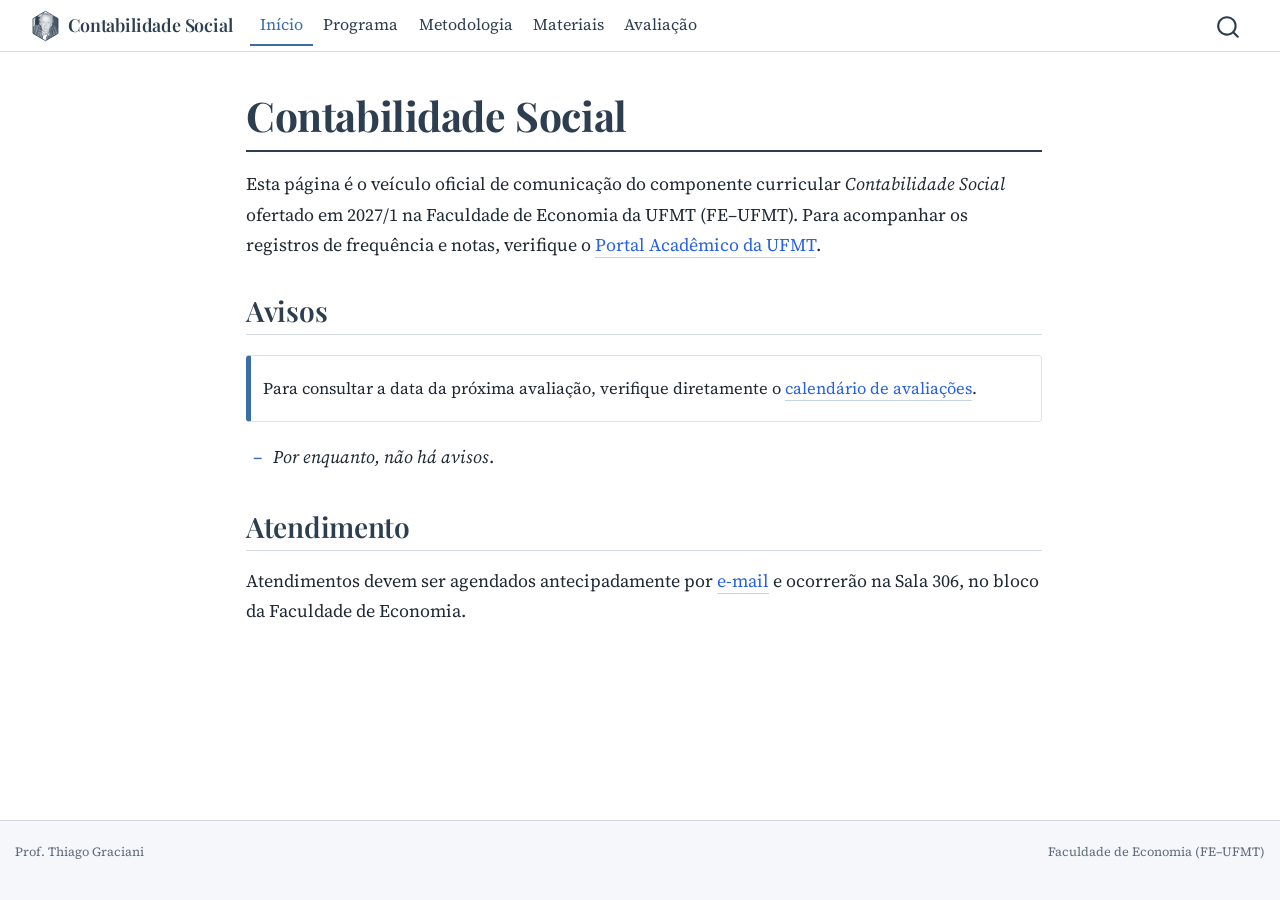
<file: index.html>
<!DOCTYPE html>
<html xmlns="http://www.w3.org/1999/xhtml" lang="pt" xml:lang="pt"><head>

<meta charset="utf-8">
<meta name="generator" content="quarto-1.11.9">

<meta name="viewport" content="width=device-width, initial-scale=1.0, user-scalable=yes">


<title>Início – Contabilidade Social</title>
<style>
/* Default styles provided by pandoc.
** See https://pandoc.org/MANUAL.html#variables-for-html for config info.
*/
span.smallcaps{font-variant: small-caps;}
div.columns{display: flex; gap: 1.5em;}
div.column{flex: auto;}
@media screen {
div.columns{gap: min(4vw, 1.5em);}
div.column{overflow-x: auto;}
}
div.hanging-indent{margin-left: 1.5em; text-indent: -1.5em;}
ul.task-list{list-style: none;}
ul.task-list li input[type="checkbox"] {
  width: 0.8em;
  margin: 0 0.8em 0.2em -1em; /* quarto-specific, see https://github.com/quarto-dev/quarto-cli/issues/4556 */ 
  vertical-align: middle;
}
</style>


<script src="site_libs/quarto-nav/quarto-nav.js"></script>
<script src="site_libs/clipboard/clipboard.min.js"></script>
<script src="site_libs/quarto-search/autocomplete.umd.js"></script>
<script src="site_libs/quarto-search/fuse.min.js"></script>
<script src="site_libs/quarto-search/quarto-search.js"></script>
<meta name="quarto:offset" content="./">
<script src="site_libs/quarto-html/quarto.js" type="module"></script>
<script src="site_libs/quarto-html/tabsets/tabsets.js" type="module"></script>
<script src="site_libs/quarto-html/scrollable-regions/scrollable-regions.js" type="module"></script>
<script src="site_libs/quarto-html/popper.min.js"></script>
<script src="site_libs/quarto-html/tippy.umd.min.js"></script>
<script src="site_libs/quarto-html/anchor.min.js"></script>
<link href="site_libs/quarto-html/tippy.css" rel="stylesheet">
<link href="site_libs/quarto-html/quarto-syntax-highlighting-63b5708e65d6cd79cd7618c58d0c21e7.css" rel="stylesheet" id="quarto-text-highlighting-styles">
<script src="site_libs/bootstrap/bootstrap.min.js"></script>
<link href="site_libs/bootstrap/bootstrap-icons.css" rel="stylesheet">
<link href="site_libs/bootstrap/bootstrap-8101c33678da046b758ad8b2799f3f1e.min.css" rel="stylesheet" append-hash="true" id="quarto-bootstrap" data-mode="light">
<script id="quarto-search-options" type="application/json">{
  "location": "navbar",
  "copy-button": false,
  "collapse-after": 3,
  "panel-placement": "end",
  "type": "overlay",
  "limit": 50,
  "keyboard-shortcut": [
    "f",
    "/",
    "s"
  ],
  "show-item-context": false,
  "language": {
    "search-no-results-text": "Nenhum resultado",
    "search-matching-documents-text": "documentos correspondentes",
    "search-copy-link-title": "Copiar link para a busca",
    "search-hide-matches-text": "Esconder correspondências adicionais",
    "search-more-match-text": "mais correspondência neste documento",
    "search-more-matches-text": "mais correspondências neste documento",
    "search-clear-button-title": "Limpar",
    "search-text-placeholder": "",
    "search-detached-cancel-button-title": "Cancelar",
    "search-submit-button-title": "Enviar",
    "search-label": "Procurar"
  }
}</script>
<style>html{ scroll-behavior: smooth; }</style>


</head>

<body class="nav-fixed fullcontent quarto-light"><a id="quarto-skip-link" class="visually-hidden-focusable" href="#quarto-document-content">Saltar para o conteúdo principal</a>

<div id="quarto-search-results"></div>
  <header id="quarto-header" class="headroom fixed-top">
    <nav class="navbar navbar-expand-lg " data-bs-theme="dark" aria-label="Sítio">
      <div class="navbar-container container-fluid">
      <div class="navbar-brand-container mx-auto">
    <a href="./index.html" class="navbar-brand navbar-brand-logo">
    <img src="./images/logo.svg" alt="Richard Stone" class="navbar-logo light-content">
    <img src="./images/logo.svg" alt="Richard Stone" class="navbar-logo dark-content">
    </a>
    <a class="navbar-brand" href="./index.html">
    <span class="navbar-title">Contabilidade Social</span>
    </a>
  </div>
          <button class="navbar-toggler" type="button" data-bs-toggle="collapse" data-bs-target="#navbarCollapse" aria-controls="navbarCollapse" aria-expanded="false" aria-label="Alternar de navegação" onclick="if (window.quartoToggleHeadroom) { window.quartoToggleHeadroom(); }">
  <span class="navbar-toggler-icon"></span>
</button>
          <div class="collapse navbar-collapse" id="navbarCollapse">
            <ul class="navbar-nav navbar-nav-scroll me-auto">
  <li class="nav-item">
    <a class="nav-link active" href="./index.html" aria-current="page"> 
<span class="menu-text">Início</span></a>
  </li>  
  <li class="nav-item">
    <a class="nav-link" href="./programa.html"> 
<span class="menu-text">Programa</span></a>
  </li>  
  <li class="nav-item">
    <a class="nav-link" href="./metodologia.html"> 
<span class="menu-text">Metodologia</span></a>
  </li>  
  <li class="nav-item">
    <a class="nav-link" href="./materiais.html"> 
<span class="menu-text">Materiais</span></a>
  </li>  
  <li class="nav-item">
    <a class="nav-link" href="./avaliacao.html"> 
<span class="menu-text">Avaliação</span></a>
  </li>  
</ul>
          </div> <!-- /navcollapse -->
            <div class="quarto-navbar-tools">
</div>
            <div id="quarto-search" class="" title="Procurar"></div>
      </div> <!-- /container-fluid -->
    </nav>
</header>
<!-- content -->
<div id="quarto-content" class="quarto-container page-columns page-rows-contents page-layout-article page-navbar">
<!-- sidebar -->
<!-- margin-sidebar -->
    
<!-- main -->
<main class="content" id="quarto-document-content" tabindex="-1">

<header id="title-block-header" class="quarto-title-block default">
<div class="quarto-title">
<h1 class="title">Contabilidade Social</h1>
</div>



<div class="quarto-title-meta">

    
  
    
  </div>
  


</header>


<p>Esta página é o veículo oficial de comunicação do componente curricular <em>Contabilidade Social</em> ofertado em 2027/1 na Faculdade de Economia da UFMT (FE–UFMT). Para acompanhar os registros de frequência e notas, verifique o <a href="https://sistemas.ufmt.br/ufmt.portalsistemas">Portal Acadêmico da UFMT</a>.</p>
<section id="avisos" class="level2">
<h2 class="anchored" data-anchor-id="avisos">Avisos</h2>
<div class="callout callout-style-simple callout-note no-icon">
<div class="callout-body d-flex">
<div class="callout-icon-container">
<i class="callout-icon no-icon"></i>
</div>
<div class="callout-body-container">
<p>Para consultar a data da próxima avaliação, verifique diretamente o <a href="./avaliacao.html">calendário de avaliações</a>.</p>
</div>
</div>
</div>
<ul>
<li><em>Por enquanto, não há avisos</em>.</li>
</ul>
</section>
<section id="atendimento" class="level2">
<h2 class="anchored" data-anchor-id="atendimento">Atendimento</h2>
<p>Atendimentos devem ser agendados antecipadamente por <a href="mailto:graciani.ufmt@gmail.com">e-mail</a> e ocorrerão na Sala 306, no bloco da Faculdade de Economia.</p>


</section>

</main> <!-- /main -->
<script id="quarto-html-after-body" type="application/javascript">
  window.document.addEventListener("DOMContentLoaded", function (event) {
    const icon = "";
    const anchorJS = new window.AnchorJS();
    anchorJS.options = {
      placement: 'right',
      icon: icon
    };
    anchorJS.add('.anchored');
    const isCodeAnnotation = (el) => {
      for (const clz of el.classList) {
        if (clz.startsWith('code-annotation-')) {                     
          return true;
        }
      }
      return false;
    }
    const onCopySuccess = function(e) {
      // button target
      const button = e.trigger;
      // don't keep focus
      button.blur();
      // flash "checked"
      button.classList.add('code-copy-button-checked');
      var currentTitle = button.getAttribute("title");
      button.setAttribute("title", "Copiada");
      let tooltip;
      if (window.bootstrap) {
        button.setAttribute("data-bs-toggle", "tooltip");
        button.setAttribute("data-bs-placement", "left");
        button.setAttribute("data-bs-title", "Copiada");
        tooltip = new bootstrap.Tooltip(button, 
          { trigger: "manual", 
            customClass: "code-copy-button-tooltip",
            offset: [0, -8]});
        tooltip.show();    
      }
      setTimeout(function() {
        if (tooltip) {
          tooltip.hide();
          button.removeAttribute("data-bs-title");
          button.removeAttribute("data-bs-toggle");
          button.removeAttribute("data-bs-placement");
        }
        button.setAttribute("title", currentTitle);
        button.classList.remove('code-copy-button-checked');
      }, 1000);
      // clear code selection
      e.clearSelection();
    }
    const getTextToCopy = function(trigger) {
      const outerScaffold = trigger.parentElement.cloneNode(true);
      const codeEl = outerScaffold.querySelector('code');
      for (const childEl of codeEl.children) {
        if (isCodeAnnotation(childEl)) {
          childEl.remove();
        }
      }
      return codeEl.innerText;
    }
    const clipboard = new window.ClipboardJS('.code-copy-button:not([data-in-quarto-modal])', {
      text: getTextToCopy
    });
    clipboard.on('success', onCopySuccess);
    if (window.document.getElementById('quarto-embedded-source-code-modal')) {
      const clipboardModal = new window.ClipboardJS('.code-copy-button[data-in-quarto-modal]', {
        text: getTextToCopy,
        container: window.document.getElementById('quarto-embedded-source-code-modal')
      });
      clipboardModal.on('success', onCopySuccess);
    }
      var localhostRegex = new RegExp(/^(?:http|https):\/\/localhost\:?[0-9]*\//);
      var mailtoRegex = new RegExp(/^mailto:/);
        var filterRegex = new RegExp("https:\/\/tgraciani\.github\.io\/contabilidade-social\/");
      var isInternal = (href) => {
          return filterRegex.test(href) || localhostRegex.test(href) || mailtoRegex.test(href);
      }
      // Inspect non-navigation links and adorn them if external
      window.quartoDecorateExternalLinks = function (root) {
     var links = (root || window.document).querySelectorAll('a[href]:not(.nav-link):not(.navbar-brand):not(.toc-action):not(.sidebar-link):not(.sidebar-item-toggle):not(.pagination-link):not(.no-external):not([aria-hidden]):not(.dropdown-item):not(.quarto-navigation-tool):not(.about-link)');
      for (var i=0; i<links.length; i++) {
        const link = links[i];
        if (!isInternal(link.href)) {
          // undo the damage that might have been done by quarto-nav.js in the case of
          // links that we want to consider external
          if (link.dataset.originalHref !== undefined) {
            link.href = link.dataset.originalHref;
          }
          if (!link.classList.contains('no-external-icon')) {
          }
        }
      }
      };
      window.quartoDecorateExternalLinks(window.document);
    // Esc closes the popup (WCAG 1.4.13) and focus leaving both trigger and
    // popup closes it (WCAG 2.4.11); tippy handles neither for interactive popups.
    const hideOnEscAndFocusOut = {
      name: 'hideOnEscAndFocusOut',
      defaultValue: true,
      fn(instance) {
        const dismiss = () => {
          // A show scheduled by the trigger delay would otherwise reopen it
          instance.clearDelayTimeouts();
          instance.hide();
        };
        const onKeyDown = (event) => {
          if (event.key !== 'Escape') {
            return;
          }
          // Keep Esc from also reaching page handlers (e.g. reveal.js overview),
          // except an open reveal.js slide menu, which Esc should close too.
          // The menu handles keys only when its keyboard option is on.
          const menuHandlesEsc = window.Reveal?.getPlugin?.('menu')?.isOpen() &&
            window.Reveal.getConfig().menu?.keyboard !== false;
          if (!menuHandlesEsc) {
            event.stopPropagation();
          }
          if (instance.popper.contains(window.document.activeElement)) {
            // Disabled while refocusing so the focus trigger does not reopen it
            instance.disable();
            instance.reference.focus();
            instance.enable();
          }
          dismiss();
        };
        const onFocusOut = (event) => {
          const target = event.relatedTarget;
          if (target && !instance.reference.contains(target) &&
              !instance.popper.contains(target)) {
            dismiss();
          }
        };
        // On the trigger too: a click trigger (code-annotations: select) has no
        // blur handling. Attached for the instance's lifetime so leaving the
        // trigger also cancels a show still pending on the trigger delay.
        instance.reference.addEventListener('focusout', onFocusOut);
        return {
          onShow() {
            window.document.addEventListener('keydown', onKeyDown, true);
            instance.popper.addEventListener('focusout', onFocusOut);
          },
          onHide() {
            window.document.removeEventListener('keydown', onKeyDown, true);
            instance.popper.removeEventListener('focusout', onFocusOut);
          },
          onDestroy() {
            instance.reference.removeEventListener('focusout', onFocusOut);
          },
        };
      },
    };
    function tippyHover(el, contentFn, onTriggerFn, onUntriggerFn) {
      const config = {
        allowHTML: true,
        maxWidth: 500,
        delay: 100,
        arrow: false,
        appendTo: function(el) {
            return el.parentElement;
        },
        interactive: true,
        interactiveBorder: 10,
        theme: 'quarto',
        placement: 'bottom-start',
        plugins: [hideOnEscAndFocusOut],
      };
      if (contentFn) {
        config.content = contentFn;
      }
      if (onTriggerFn) {
        config.onTrigger = onTriggerFn;
      }
      if (onUntriggerFn) {
        config.onUntrigger = onUntriggerFn;
      }
      window.tippy(el, config); 
    }
    const noterefs = window.document.querySelectorAll('a[role="doc-noteref"]');
    for (var i=0; i<noterefs.length; i++) {
      const ref = noterefs[i];
      tippyHover(ref, function() {
        // use id or data attribute instead here
        let href = ref.getAttribute('data-footnote-href') || ref.getAttribute('href');
        try { href = new URL(href).hash; } catch {}
        const id = href.replace(/^#\/?/, "");
        const note = window.document.getElementById(id);
        if (note) {
          return note.innerHTML;
        } else {
          return "";
        }
      });
    }
    const xrefs = window.document.querySelectorAll('a.quarto-xref');
    const processXRef = (id, note) => {
      // Strip column container classes
      const stripColumnClz = (el) => {
        el.classList.remove("page-full", "page-columns");
        if (el.children) {
          for (const child of el.children) {
            stripColumnClz(child);
          }
        }
      }
      stripColumnClz(note)
      if (id === null || id.startsWith('sec-')) {
        // Special case sections, only their first couple elements
        const container = document.createElement("div");
        if (note.children && note.children.length > 2) {
          container.appendChild(note.children[0].cloneNode(true));
          for (let i = 1; i < note.children.length; i++) {
            const child = note.children[i];
            if (child.tagName === "P" && child.innerText === "") {
              continue;
            } else {
              container.appendChild(child.cloneNode(true));
              break;
            }
          }
          if (window.Quarto?.typesetMath) {
            window.Quarto.typesetMath(container);
          }
          return container.innerHTML
        } else {
          if (window.Quarto?.typesetMath) {
            window.Quarto.typesetMath(note);
          }
          return note.innerHTML;
        }
      } else {
        // Remove any anchor links if they are present
        const anchorLink = note.querySelector('a.anchorjs-link');
        if (anchorLink) {
          anchorLink.remove();
        }
        if (window.Quarto?.typesetMath) {
          window.Quarto.typesetMath(note);
        }
        if (note.classList.contains("callout")) {
          return note.outerHTML;
        } else {
          return note.innerHTML;
        }
      }
    }
    for (var i=0; i<xrefs.length; i++) {
      const xref = xrefs[i];
      tippyHover(xref, undefined, function(instance) {
        instance.disable();
        let url = xref.getAttribute('href');
        let hash = undefined; 
        if (url.startsWith('#')) {
          hash = url;
        } else {
          try { hash = new URL(url).hash; } catch {}
        }
        if (hash) {
          const id = hash.replace(/^#\/?/, "");
          const note = window.document.getElementById(id);
          if (note !== null) {
            try {
              const html = processXRef(id, note.cloneNode(true));
              instance.setContent(html);
            } finally {
              instance.enable();
              instance.show();
            }
          } else {
            // See if we can fetch this
            fetch(url.split('#')[0])
            .then(res => res.text())
            .then(html => {
              const parser = new DOMParser();
              const htmlDoc = parser.parseFromString(html, "text/html");
              const note = htmlDoc.getElementById(id);
              if (note !== null) {
                const html = processXRef(id, note);
                instance.setContent(html);
              } 
            }).finally(() => {
              instance.enable();
              instance.show();
            });
          }
        } else {
          // See if we can fetch a full url (with no hash to target)
          // This is a special case and we should probably do some content thinning / targeting
          fetch(url)
          .then(res => res.text())
          .then(html => {
            const parser = new DOMParser();
            const htmlDoc = parser.parseFromString(html, "text/html");
            const note = htmlDoc.querySelector('main.content');
            if (note !== null) {
              // This should only happen for chapter cross references
              // (since there is no id in the URL)
              // remove the first header
              if (note.children.length > 0 && note.children[0].tagName === "HEADER") {
                note.children[0].remove();
              }
              const html = processXRef(null, note);
              instance.setContent(html);
            } 
          }).finally(() => {
            instance.enable();
            instance.show();
          });
        }
      }, function(instance) {
      });
    }
        let selectedAnnoteEl;
        const selectorForAnnotation = ( cell, annotation) => {
          let cellAttr = 'data-code-cell="' + cell + '"';
          let lineAttr = 'data-code-annotation="' +  annotation + '"';
          const selector = 'span[' + cellAttr + '][' + lineAttr + ']';
          return selector;
        }
        const selectCodeLines = (annoteEl) => {
          const doc = window.document;
          const targetCell = annoteEl.getAttribute("data-target-cell");
          const targetAnnotation = annoteEl.getAttribute("data-target-annotation");
          const annoteSpan = window.document.querySelector(selectorForAnnotation(targetCell, targetAnnotation));
          const lines = annoteSpan.getAttribute("data-code-lines").split(",");
          const lineIds = lines.map((line) => {
            return targetCell + "-" + line;
          })
          // Each band is positioned against its own containing block, which is
          // not the offsetParent of the lines, so place it from client rects.
          const placeBand = (band, firstEl, lastEl, codeBlock) => {
            const container = band.offsetParent;
            if (container === null) {
              return;
            }
            const containerRect = container.getBoundingClientRect();
            // Reveal.js scales slides with a transform, so convert client
            // pixels back to the CSS pixels of the container.
            const scale = containerRect.height / container.offsetHeight || 1;
            const firstRect = firstEl.getBoundingClientRect();
            const lastRect = lastEl.getBoundingClientRect();
            const top = (firstRect.top - containerRect.top) / scale - container.clientTop + container.scrollTop;
            const height = (lastRect.bottom - firstRect.top) / scale;
            band.style.top = top - 2 + "px";
            band.style.height = height + 4 + "px";
            if (codeBlock) {
              // Without the copy button wrapper, the containing block is wider
              // than the code block, so span the code block explicitly.
              const blockRect = codeBlock.getBoundingClientRect();
              band.style.left = (blockRect.left - containerRect.left) / scale - container.clientLeft + container.scrollLeft + "px";
              band.style.width = blockRect.width / scale + "px";
            }
          };
          if (lineIds.length > 0) {
            const el = window.document.getElementById(lineIds[0]);
            const lastEl = window.document.getElementById(lineIds[lineIds.length - 1]);
            const parent = el.parentElement.parentElement;
            // cook up a div (if necessary) and position it
            let div = window.document.getElementById("code-annotation-line-highlight");
            if (div === null) {
              div = window.document.createElement("div");
              div.setAttribute("id", "code-annotation-line-highlight");
              div.style.position = 'absolute';
              parent.appendChild(div);
            }
            placeBand(div, el, lastEl, parent.closest("div.sourceCode") || parent);
            let gutterDiv = window.document.getElementById("code-annotation-line-highlight-gutter");
            if (gutterDiv === null) {
              gutterDiv = window.document.createElement("div");
              gutterDiv.setAttribute("id", "code-annotation-line-highlight-gutter");
              gutterDiv.style.position = 'absolute';
              const codeCell = window.document.getElementById(targetCell);
              const gutter = codeCell.querySelector('.code-annotation-gutter');
              gutter.appendChild(gutterDiv);
            }
            placeBand(gutterDiv, el, lastEl);
            selectedAnnoteEl = annoteEl;
          }
        };
        const unselectCodeLines = () => {
          const elementsIds = ["code-annotation-line-highlight", "code-annotation-line-highlight-gutter"];
          elementsIds.forEach((elId) => {
            const div = window.document.getElementById(elId);
            if (div) {
              div.remove();
            }
          });
          selectedAnnoteEl = undefined;
        };
          // Handle positioning of the toggle
      window.addEventListener(
        "resize",
        throttle(() => {
          elRect = undefined;
          if (selectedAnnoteEl) {
            selectCodeLines(selectedAnnoteEl);
          }
        }, 10)
      );
      function throttle(fn, ms) {
      let throttle = false;
      let timer;
        return (...args) => {
          if(!throttle) { // first call gets through
              fn.apply(this, args);
              throttle = true;
          } else { // all the others get throttled
              if(timer) clearTimeout(timer); // cancel #2
              timer = setTimeout(() => {
                fn.apply(this, args);
                timer = throttle = false;
              }, ms);
          }
        };
      }
        // Attach click handler to the DT
        const annoteDls = window.document.querySelectorAll('dt[data-target-cell]');
        for (const annoteDlNode of annoteDls) {
          annoteDlNode.addEventListener('click', (event) => {
            const clickedEl = event.target;
            if (clickedEl !== selectedAnnoteEl) {
              unselectCodeLines();
              const activeEl = window.document.querySelector('dt[data-target-cell].code-annotation-active');
              if (activeEl) {
                activeEl.classList.remove('code-annotation-active');
              }
              selectCodeLines(clickedEl);
              clickedEl.classList.add('code-annotation-active');
            } else {
              // Unselect the line
              unselectCodeLines();
              clickedEl.classList.remove('code-annotation-active');
            }
          });
        }
    const findCites = (el) => {
      const parentEl = el.parentElement;
      if (parentEl) {
        const cites = parentEl.dataset.cites;
        if (cites) {
          return {
            el,
            cites: cites.split(' ')
          };
        } else {
          return findCites(el.parentElement)
        }
      } else {
        return undefined;
      }
    };
    var bibliorefs = window.document.querySelectorAll('a[role="doc-biblioref"]');
    for (var i=0; i<bibliorefs.length; i++) {
      const ref = bibliorefs[i];
      const citeInfo = findCites(ref);
      if (citeInfo) {
        tippyHover(citeInfo.el, function() {
          var popup = window.document.createElement('div');
          citeInfo.cites.forEach(function(cite) {
            var citeDiv = window.document.createElement('div');
            citeDiv.classList.add('hanging-indent');
            citeDiv.classList.add('csl-entry');
            var biblioDiv = window.document.getElementById('ref-' + cite);
            if (biblioDiv) {
              citeDiv.innerHTML = biblioDiv.innerHTML;
            }
            popup.appendChild(citeDiv);
          });
          return popup.innerHTML;
        });
      }
    }
  });
  </script>
  <script type="application/javascript">
  window.quartoScrollableRegionsLabels = {"code":"Código deslocável","output":"Saída deslocável"};
  </script>
</div> <!-- /content -->
<footer class="footer">
  <div class="nav-footer">
    <div class="nav-footer-left">
<p>Prof.&nbsp;Thiago Graciani</p>
</div>   
    <div class="nav-footer-center">
      &nbsp;
    </div>
    <div class="nav-footer-right">
<p>Faculdade de Economia (FE–UFMT)</p>
</div>
  </div>
</footer>




<script src="site_libs/quarto-html/zenscroll-min.js"></script>
</body></html>
</file>
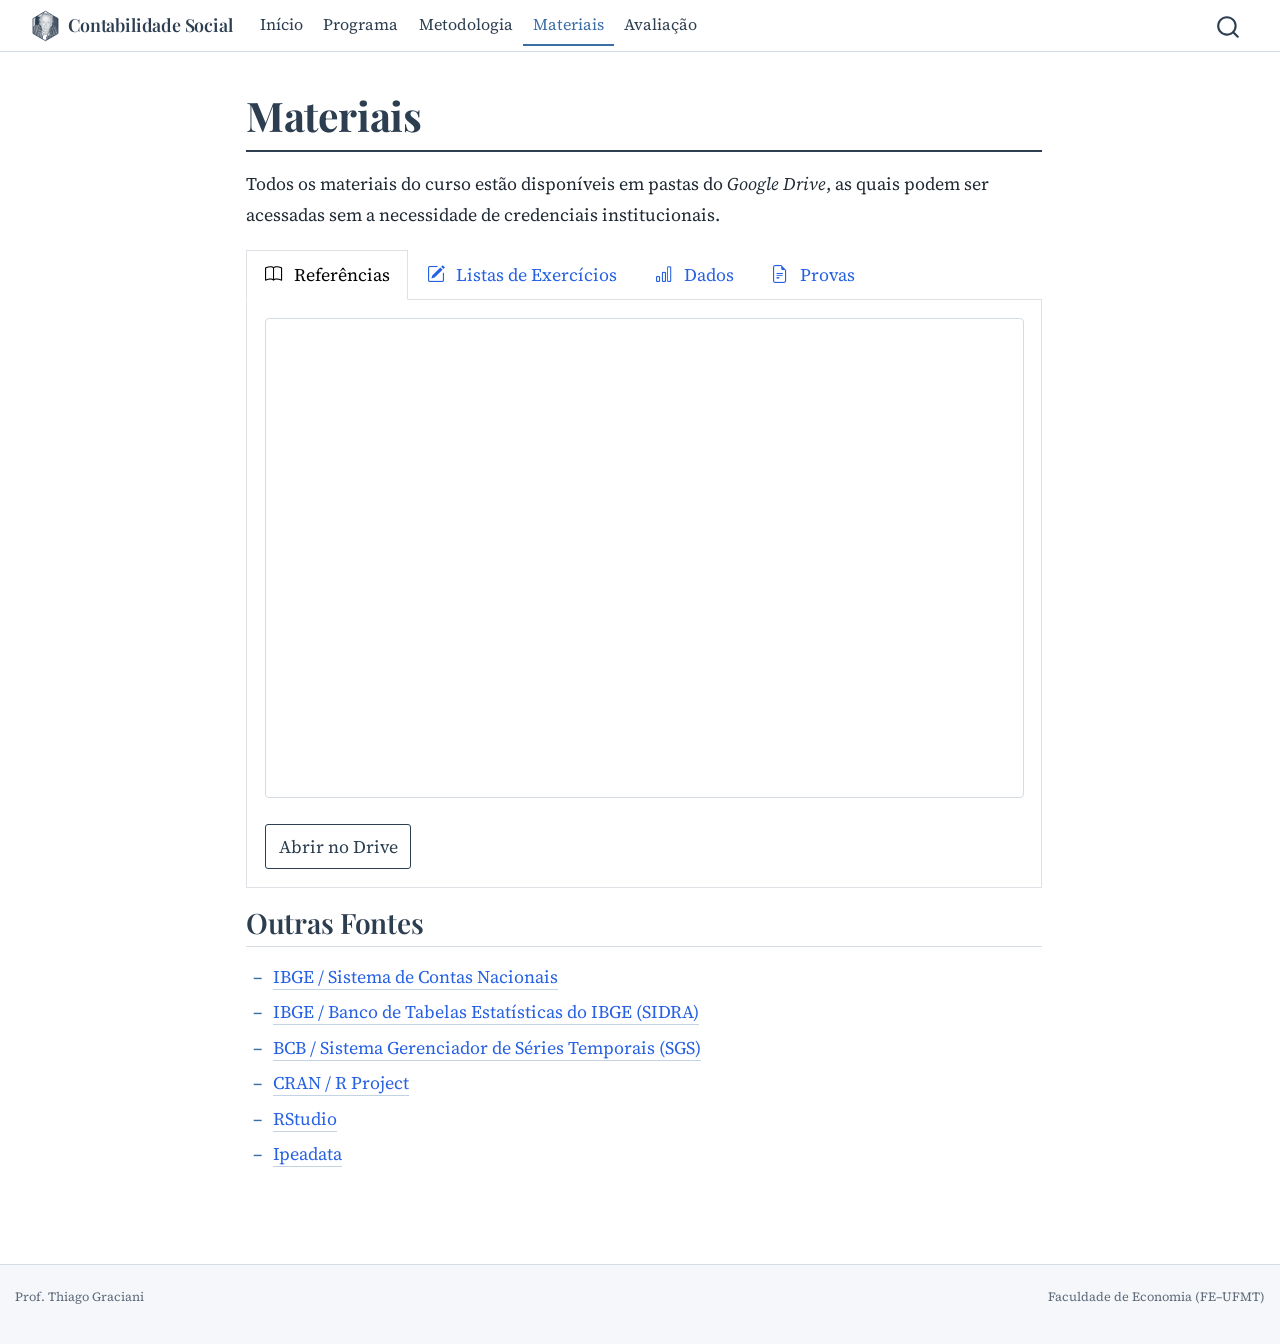
<file: materiais.html>
<!DOCTYPE html>
<html xmlns="http://www.w3.org/1999/xhtml" lang="pt" xml:lang="pt"><head>

<meta charset="utf-8">
<meta name="generator" content="quarto-1.11.9">

<meta name="viewport" content="width=device-width, initial-scale=1.0, user-scalable=yes">


<title>Materiais – Contabilidade Social</title>
<style>
/* Default styles provided by pandoc.
** See https://pandoc.org/MANUAL.html#variables-for-html for config info.
*/
span.smallcaps{font-variant: small-caps;}
div.columns{display: flex; gap: 1.5em;}
div.column{flex: auto;}
@media screen {
div.columns{gap: min(4vw, 1.5em);}
div.column{overflow-x: auto;}
}
div.hanging-indent{margin-left: 1.5em; text-indent: -1.5em;}
ul.task-list{list-style: none;}
ul.task-list li input[type="checkbox"] {
  width: 0.8em;
  margin: 0 0.8em 0.2em -1em; /* quarto-specific, see https://github.com/quarto-dev/quarto-cli/issues/4556 */ 
  vertical-align: middle;
}
</style>


<script src="site_libs/quarto-nav/quarto-nav.js"></script>
<script src="site_libs/clipboard/clipboard.min.js"></script>
<script src="site_libs/quarto-search/autocomplete.umd.js"></script>
<script src="site_libs/quarto-search/fuse.min.js"></script>
<script src="site_libs/quarto-search/quarto-search.js"></script>
<meta name="quarto:offset" content="./">
<script src="site_libs/quarto-html/quarto.js" type="module"></script>
<script src="site_libs/quarto-html/tabsets/tabsets.js" type="module"></script>
<script src="site_libs/quarto-html/scrollable-regions/scrollable-regions.js" type="module"></script>
<script src="site_libs/quarto-html/popper.min.js"></script>
<script src="site_libs/quarto-html/tippy.umd.min.js"></script>
<script src="site_libs/quarto-html/anchor.min.js"></script>
<link href="site_libs/quarto-html/tippy.css" rel="stylesheet">
<link href="site_libs/quarto-html/quarto-syntax-highlighting-63b5708e65d6cd79cd7618c58d0c21e7.css" rel="stylesheet" id="quarto-text-highlighting-styles">
<script src="site_libs/bootstrap/bootstrap.min.js"></script>
<link href="site_libs/bootstrap/bootstrap-icons.css" rel="stylesheet">
<link href="site_libs/bootstrap/bootstrap-8101c33678da046b758ad8b2799f3f1e.min.css" rel="stylesheet" append-hash="true" id="quarto-bootstrap" data-mode="light">
<script id="quarto-search-options" type="application/json">{
  "location": "navbar",
  "copy-button": false,
  "collapse-after": 3,
  "panel-placement": "end",
  "type": "overlay",
  "limit": 50,
  "keyboard-shortcut": [
    "f",
    "/",
    "s"
  ],
  "show-item-context": false,
  "language": {
    "search-no-results-text": "Nenhum resultado",
    "search-matching-documents-text": "documentos correspondentes",
    "search-copy-link-title": "Copiar link para a busca",
    "search-hide-matches-text": "Esconder correspondências adicionais",
    "search-more-match-text": "mais correspondência neste documento",
    "search-more-matches-text": "mais correspondências neste documento",
    "search-clear-button-title": "Limpar",
    "search-text-placeholder": "",
    "search-detached-cancel-button-title": "Cancelar",
    "search-submit-button-title": "Enviar",
    "search-label": "Procurar"
  }
}</script>
<style>html{ scroll-behavior: smooth; }</style>


</head>

<body class="nav-fixed fullcontent quarto-light"><a id="quarto-skip-link" class="visually-hidden-focusable" href="#quarto-document-content">Saltar para o conteúdo principal</a>

<div id="quarto-search-results"></div>
  <header id="quarto-header" class="headroom fixed-top">
    <nav class="navbar navbar-expand-lg " data-bs-theme="dark" aria-label="Sítio">
      <div class="navbar-container container-fluid">
      <div class="navbar-brand-container mx-auto">
    <a href="./index.html" class="navbar-brand navbar-brand-logo">
    <img src="./images/logo.svg" alt="Richard Stone" class="navbar-logo light-content">
    <img src="./images/logo.svg" alt="Richard Stone" class="navbar-logo dark-content">
    </a>
    <a class="navbar-brand" href="./index.html">
    <span class="navbar-title">Contabilidade Social</span>
    </a>
  </div>
          <button class="navbar-toggler" type="button" data-bs-toggle="collapse" data-bs-target="#navbarCollapse" aria-controls="navbarCollapse" aria-expanded="false" aria-label="Alternar de navegação" onclick="if (window.quartoToggleHeadroom) { window.quartoToggleHeadroom(); }">
  <span class="navbar-toggler-icon"></span>
</button>
          <div class="collapse navbar-collapse" id="navbarCollapse">
            <ul class="navbar-nav navbar-nav-scroll me-auto">
  <li class="nav-item">
    <a class="nav-link" href="./index.html"> 
<span class="menu-text">Início</span></a>
  </li>  
  <li class="nav-item">
    <a class="nav-link" href="./programa.html"> 
<span class="menu-text">Programa</span></a>
  </li>  
  <li class="nav-item">
    <a class="nav-link" href="./metodologia.html"> 
<span class="menu-text">Metodologia</span></a>
  </li>  
  <li class="nav-item">
    <a class="nav-link active" href="./materiais.html" aria-current="page"> 
<span class="menu-text">Materiais</span></a>
  </li>  
  <li class="nav-item">
    <a class="nav-link" href="./avaliacao.html"> 
<span class="menu-text">Avaliação</span></a>
  </li>  
</ul>
          </div> <!-- /navcollapse -->
            <div class="quarto-navbar-tools">
</div>
            <div id="quarto-search" class="" title="Procurar"></div>
      </div> <!-- /container-fluid -->
    </nav>
</header>
<!-- content -->
<div id="quarto-content" class="quarto-container page-columns page-rows-contents page-layout-article page-navbar">
<!-- sidebar -->
<!-- margin-sidebar -->
    
<!-- main -->
<main class="content" id="quarto-document-content" tabindex="-1">

<header id="title-block-header" class="quarto-title-block default">
<div class="quarto-title">
<h1 class="title">Materiais</h1>
</div>



<div class="quarto-title-meta">

    
  
    
  </div>
  


</header>


<p>Todos os materiais do curso estão disponíveis em pastas do <em>Google Drive</em>, as quais podem ser acessadas sem a necessidade de credenciais institucionais.</p>
<div class="tabset-margin-container"></div><div class="panel-tabset">
<ul class="nav nav-tabs" role="tablist"><li class="nav-item" role="presentation"><a class="nav-link active" id="tabset-1-1-tab" data-bs-toggle="tab" data-bs-target="#tabset-1-1" role="tab" aria-controls="tabset-1-1" aria-selected="true" href=""><i class="bi bi-book"></i> Referências</a></li><li class="nav-item" role="presentation"><a class="nav-link" id="tabset-1-2-tab" data-bs-toggle="tab" data-bs-target="#tabset-1-2" role="tab" aria-controls="tabset-1-2" aria-selected="false" href=""><i class="bi bi-pencil-square"></i> Listas de Exercícios</a></li><li class="nav-item" role="presentation"><a class="nav-link" id="tabset-1-3-tab" data-bs-toggle="tab" data-bs-target="#tabset-1-3" role="tab" aria-controls="tabset-1-3" aria-selected="false" href=""><i class="bi bi-bar-chart"></i> Dados</a></li><li class="nav-item" role="presentation"><a class="nav-link" id="tabset-1-4-tab" data-bs-toggle="tab" data-bs-target="#tabset-1-4" role="tab" aria-controls="tabset-1-4" aria-selected="false" href=""><i class="bi bi-file-earmark-text"></i> Provas</a></li></ul>
<div class="tab-content">
<div id="tabset-1-1" class="tab-pane active" role="tabpanel" aria-labelledby="tabset-1-1-tab">
<iframe class="drive-embed" loading="lazy" src="https://drive.google.com/embeddedfolderview?id=1NG6Vv6_HZwIeVhMDbd1j59MdR6iK89ZA#list">
</iframe>
<p><a href="https://drive.google.com/drive/folders/1NG6Vv6_HZwIeVhMDbd1j59MdR6iK89ZA" class="btn btn-outline-primary" target="_blank">Abrir no Drive</a></p>
</div>
<div id="tabset-1-2" class="tab-pane" role="tabpanel" aria-labelledby="tabset-1-2-tab">
<iframe class="drive-embed" loading="lazy" src="https://drive.google.com/embeddedfolderview?id=14f5yeP11sSHGoVO5u6L89eEOJz3zWM_M#list">
</iframe>
<p><a href="https://drive.google.com/drive/folders/14f5yeP11sSHGoVO5u6L89eEOJz3zWM_M" class="btn btn-outline-primary" target="_blank">Abrir no Drive</a></p>
</div>
<div id="tabset-1-3" class="tab-pane" role="tabpanel" aria-labelledby="tabset-1-3-tab">
<iframe class="drive-embed" loading="lazy" src="https://drive.google.com/embeddedfolderview?id=16w35_fZi1miW0xc3InZsECMfer2ET25c#list">
</iframe>
<p><a href="https://drive.google.com/drive/folders/16w35_fZi1miW0xc3InZsECMfer2ET25c" class="btn btn-outline-primary" target="_blank">Abrir no Drive</a></p>
</div>
<div id="tabset-1-4" class="tab-pane" role="tabpanel" aria-labelledby="tabset-1-4-tab">
<iframe class="drive-embed" loading="lazy" src="https://drive.google.com/embeddedfolderview?id=1nLqOAAAyAGLYTRmH03q69GsD07XU_IjA#list">
</iframe>
<p><a href="https://drive.google.com/drive/folders/1nLqOAAAyAGLYTRmH03q69GsD07XU_IjA" class="btn btn-outline-primary" target="_blank">Abrir no <em>Drive</em></a></p>
</div>
</div>
</div>
<section id="outras-fontes" class="level2">
<h2 class="anchored" data-anchor-id="outras-fontes">Outras Fontes</h2>
<ul>
<li><a href="https://www.ibge.gov.br/estatisticas/economicas/contas-nacionais.html">IBGE / Sistema de Contas Nacionais</a></li>
<li><a href="https://sidra.ibge.gov.br/acervo">IBGE / Banco de Tabelas Estatísticas do IBGE (SIDRA)</a></li>
<li><a href="https://www3.bcb.gov.br/sgspub/localizarseries/localizarSeries.do?method=prepararTelaLocalizarSeries">BCB / Sistema Gerenciador de Séries Temporais (SGS)</a></li>
<li><a href="https://cran.r-project.org/">CRAN / R Project</a></li>
<li><a href="https://posit.co/downloads">RStudio</a></li>
<li><a href="https://www.ipeadata.gov.br/Default.aspx">Ipeadata</a></li>
</ul>


</section>

</main> <!-- /main -->
<script id="quarto-html-after-body" type="application/javascript">
  window.document.addEventListener("DOMContentLoaded", function (event) {
    const icon = "";
    const anchorJS = new window.AnchorJS();
    anchorJS.options = {
      placement: 'right',
      icon: icon
    };
    anchorJS.add('.anchored');
    const isCodeAnnotation = (el) => {
      for (const clz of el.classList) {
        if (clz.startsWith('code-annotation-')) {                     
          return true;
        }
      }
      return false;
    }
    const onCopySuccess = function(e) {
      // button target
      const button = e.trigger;
      // don't keep focus
      button.blur();
      // flash "checked"
      button.classList.add('code-copy-button-checked');
      var currentTitle = button.getAttribute("title");
      button.setAttribute("title", "Copiada");
      let tooltip;
      if (window.bootstrap) {
        button.setAttribute("data-bs-toggle", "tooltip");
        button.setAttribute("data-bs-placement", "left");
        button.setAttribute("data-bs-title", "Copiada");
        tooltip = new bootstrap.Tooltip(button, 
          { trigger: "manual", 
            customClass: "code-copy-button-tooltip",
            offset: [0, -8]});
        tooltip.show();    
      }
      setTimeout(function() {
        if (tooltip) {
          tooltip.hide();
          button.removeAttribute("data-bs-title");
          button.removeAttribute("data-bs-toggle");
          button.removeAttribute("data-bs-placement");
        }
        button.setAttribute("title", currentTitle);
        button.classList.remove('code-copy-button-checked');
      }, 1000);
      // clear code selection
      e.clearSelection();
    }
    const getTextToCopy = function(trigger) {
      const outerScaffold = trigger.parentElement.cloneNode(true);
      const codeEl = outerScaffold.querySelector('code');
      for (const childEl of codeEl.children) {
        if (isCodeAnnotation(childEl)) {
          childEl.remove();
        }
      }
      return codeEl.innerText;
    }
    const clipboard = new window.ClipboardJS('.code-copy-button:not([data-in-quarto-modal])', {
      text: getTextToCopy
    });
    clipboard.on('success', onCopySuccess);
    if (window.document.getElementById('quarto-embedded-source-code-modal')) {
      const clipboardModal = new window.ClipboardJS('.code-copy-button[data-in-quarto-modal]', {
        text: getTextToCopy,
        container: window.document.getElementById('quarto-embedded-source-code-modal')
      });
      clipboardModal.on('success', onCopySuccess);
    }
      var localhostRegex = new RegExp(/^(?:http|https):\/\/localhost\:?[0-9]*\//);
      var mailtoRegex = new RegExp(/^mailto:/);
        var filterRegex = new RegExp("https:\/\/tgraciani\.github\.io\/contabilidade-social\/");
      var isInternal = (href) => {
          return filterRegex.test(href) || localhostRegex.test(href) || mailtoRegex.test(href);
      }
      // Inspect non-navigation links and adorn them if external
      window.quartoDecorateExternalLinks = function (root) {
     var links = (root || window.document).querySelectorAll('a[href]:not(.nav-link):not(.navbar-brand):not(.toc-action):not(.sidebar-link):not(.sidebar-item-toggle):not(.pagination-link):not(.no-external):not([aria-hidden]):not(.dropdown-item):not(.quarto-navigation-tool):not(.about-link)');
      for (var i=0; i<links.length; i++) {
        const link = links[i];
        if (!isInternal(link.href)) {
          // undo the damage that might have been done by quarto-nav.js in the case of
          // links that we want to consider external
          if (link.dataset.originalHref !== undefined) {
            link.href = link.dataset.originalHref;
          }
          if (!link.classList.contains('no-external-icon')) {
          }
        }
      }
      };
      window.quartoDecorateExternalLinks(window.document);
    // Esc closes the popup (WCAG 1.4.13) and focus leaving both trigger and
    // popup closes it (WCAG 2.4.11); tippy handles neither for interactive popups.
    const hideOnEscAndFocusOut = {
      name: 'hideOnEscAndFocusOut',
      defaultValue: true,
      fn(instance) {
        const dismiss = () => {
          // A show scheduled by the trigger delay would otherwise reopen it
          instance.clearDelayTimeouts();
          instance.hide();
        };
        const onKeyDown = (event) => {
          if (event.key !== 'Escape') {
            return;
          }
          // Keep Esc from also reaching page handlers (e.g. reveal.js overview),
          // except an open reveal.js slide menu, which Esc should close too.
          // The menu handles keys only when its keyboard option is on.
          const menuHandlesEsc = window.Reveal?.getPlugin?.('menu')?.isOpen() &&
            window.Reveal.getConfig().menu?.keyboard !== false;
          if (!menuHandlesEsc) {
            event.stopPropagation();
          }
          if (instance.popper.contains(window.document.activeElement)) {
            // Disabled while refocusing so the focus trigger does not reopen it
            instance.disable();
            instance.reference.focus();
            instance.enable();
          }
          dismiss();
        };
        const onFocusOut = (event) => {
          const target = event.relatedTarget;
          if (target && !instance.reference.contains(target) &&
              !instance.popper.contains(target)) {
            dismiss();
          }
        };
        // On the trigger too: a click trigger (code-annotations: select) has no
        // blur handling. Attached for the instance's lifetime so leaving the
        // trigger also cancels a show still pending on the trigger delay.
        instance.reference.addEventListener('focusout', onFocusOut);
        return {
          onShow() {
            window.document.addEventListener('keydown', onKeyDown, true);
            instance.popper.addEventListener('focusout', onFocusOut);
          },
          onHide() {
            window.document.removeEventListener('keydown', onKeyDown, true);
            instance.popper.removeEventListener('focusout', onFocusOut);
          },
          onDestroy() {
            instance.reference.removeEventListener('focusout', onFocusOut);
          },
        };
      },
    };
    function tippyHover(el, contentFn, onTriggerFn, onUntriggerFn) {
      const config = {
        allowHTML: true,
        maxWidth: 500,
        delay: 100,
        arrow: false,
        appendTo: function(el) {
            return el.parentElement;
        },
        interactive: true,
        interactiveBorder: 10,
        theme: 'quarto',
        placement: 'bottom-start',
        plugins: [hideOnEscAndFocusOut],
      };
      if (contentFn) {
        config.content = contentFn;
      }
      if (onTriggerFn) {
        config.onTrigger = onTriggerFn;
      }
      if (onUntriggerFn) {
        config.onUntrigger = onUntriggerFn;
      }
      window.tippy(el, config); 
    }
    const noterefs = window.document.querySelectorAll('a[role="doc-noteref"]');
    for (var i=0; i<noterefs.length; i++) {
      const ref = noterefs[i];
      tippyHover(ref, function() {
        // use id or data attribute instead here
        let href = ref.getAttribute('data-footnote-href') || ref.getAttribute('href');
        try { href = new URL(href).hash; } catch {}
        const id = href.replace(/^#\/?/, "");
        const note = window.document.getElementById(id);
        if (note) {
          return note.innerHTML;
        } else {
          return "";
        }
      });
    }
    const xrefs = window.document.querySelectorAll('a.quarto-xref');
    const processXRef = (id, note) => {
      // Strip column container classes
      const stripColumnClz = (el) => {
        el.classList.remove("page-full", "page-columns");
        if (el.children) {
          for (const child of el.children) {
            stripColumnClz(child);
          }
        }
      }
      stripColumnClz(note)
      if (id === null || id.startsWith('sec-')) {
        // Special case sections, only their first couple elements
        const container = document.createElement("div");
        if (note.children && note.children.length > 2) {
          container.appendChild(note.children[0].cloneNode(true));
          for (let i = 1; i < note.children.length; i++) {
            const child = note.children[i];
            if (child.tagName === "P" && child.innerText === "") {
              continue;
            } else {
              container.appendChild(child.cloneNode(true));
              break;
            }
          }
          if (window.Quarto?.typesetMath) {
            window.Quarto.typesetMath(container);
          }
          return container.innerHTML
        } else {
          if (window.Quarto?.typesetMath) {
            window.Quarto.typesetMath(note);
          }
          return note.innerHTML;
        }
      } else {
        // Remove any anchor links if they are present
        const anchorLink = note.querySelector('a.anchorjs-link');
        if (anchorLink) {
          anchorLink.remove();
        }
        if (window.Quarto?.typesetMath) {
          window.Quarto.typesetMath(note);
        }
        if (note.classList.contains("callout")) {
          return note.outerHTML;
        } else {
          return note.innerHTML;
        }
      }
    }
    for (var i=0; i<xrefs.length; i++) {
      const xref = xrefs[i];
      tippyHover(xref, undefined, function(instance) {
        instance.disable();
        let url = xref.getAttribute('href');
        let hash = undefined; 
        if (url.startsWith('#')) {
          hash = url;
        } else {
          try { hash = new URL(url).hash; } catch {}
        }
        if (hash) {
          const id = hash.replace(/^#\/?/, "");
          const note = window.document.getElementById(id);
          if (note !== null) {
            try {
              const html = processXRef(id, note.cloneNode(true));
              instance.setContent(html);
            } finally {
              instance.enable();
              instance.show();
            }
          } else {
            // See if we can fetch this
            fetch(url.split('#')[0])
            .then(res => res.text())
            .then(html => {
              const parser = new DOMParser();
              const htmlDoc = parser.parseFromString(html, "text/html");
              const note = htmlDoc.getElementById(id);
              if (note !== null) {
                const html = processXRef(id, note);
                instance.setContent(html);
              } 
            }).finally(() => {
              instance.enable();
              instance.show();
            });
          }
        } else {
          // See if we can fetch a full url (with no hash to target)
          // This is a special case and we should probably do some content thinning / targeting
          fetch(url)
          .then(res => res.text())
          .then(html => {
            const parser = new DOMParser();
            const htmlDoc = parser.parseFromString(html, "text/html");
            const note = htmlDoc.querySelector('main.content');
            if (note !== null) {
              // This should only happen for chapter cross references
              // (since there is no id in the URL)
              // remove the first header
              if (note.children.length > 0 && note.children[0].tagName === "HEADER") {
                note.children[0].remove();
              }
              const html = processXRef(null, note);
              instance.setContent(html);
            } 
          }).finally(() => {
            instance.enable();
            instance.show();
          });
        }
      }, function(instance) {
      });
    }
        let selectedAnnoteEl;
        const selectorForAnnotation = ( cell, annotation) => {
          let cellAttr = 'data-code-cell="' + cell + '"';
          let lineAttr = 'data-code-annotation="' +  annotation + '"';
          const selector = 'span[' + cellAttr + '][' + lineAttr + ']';
          return selector;
        }
        const selectCodeLines = (annoteEl) => {
          const doc = window.document;
          const targetCell = annoteEl.getAttribute("data-target-cell");
          const targetAnnotation = annoteEl.getAttribute("data-target-annotation");
          const annoteSpan = window.document.querySelector(selectorForAnnotation(targetCell, targetAnnotation));
          const lines = annoteSpan.getAttribute("data-code-lines").split(",");
          const lineIds = lines.map((line) => {
            return targetCell + "-" + line;
          })
          // Each band is positioned against its own containing block, which is
          // not the offsetParent of the lines, so place it from client rects.
          const placeBand = (band, firstEl, lastEl, codeBlock) => {
            const container = band.offsetParent;
            if (container === null) {
              return;
            }
            const containerRect = container.getBoundingClientRect();
            // Reveal.js scales slides with a transform, so convert client
            // pixels back to the CSS pixels of the container.
            const scale = containerRect.height / container.offsetHeight || 1;
            const firstRect = firstEl.getBoundingClientRect();
            const lastRect = lastEl.getBoundingClientRect();
            const top = (firstRect.top - containerRect.top) / scale - container.clientTop + container.scrollTop;
            const height = (lastRect.bottom - firstRect.top) / scale;
            band.style.top = top - 2 + "px";
            band.style.height = height + 4 + "px";
            if (codeBlock) {
              // Without the copy button wrapper, the containing block is wider
              // than the code block, so span the code block explicitly.
              const blockRect = codeBlock.getBoundingClientRect();
              band.style.left = (blockRect.left - containerRect.left) / scale - container.clientLeft + container.scrollLeft + "px";
              band.style.width = blockRect.width / scale + "px";
            }
          };
          if (lineIds.length > 0) {
            const el = window.document.getElementById(lineIds[0]);
            const lastEl = window.document.getElementById(lineIds[lineIds.length - 1]);
            const parent = el.parentElement.parentElement;
            // cook up a div (if necessary) and position it
            let div = window.document.getElementById("code-annotation-line-highlight");
            if (div === null) {
              div = window.document.createElement("div");
              div.setAttribute("id", "code-annotation-line-highlight");
              div.style.position = 'absolute';
              parent.appendChild(div);
            }
            placeBand(div, el, lastEl, parent.closest("div.sourceCode") || parent);
            let gutterDiv = window.document.getElementById("code-annotation-line-highlight-gutter");
            if (gutterDiv === null) {
              gutterDiv = window.document.createElement("div");
              gutterDiv.setAttribute("id", "code-annotation-line-highlight-gutter");
              gutterDiv.style.position = 'absolute';
              const codeCell = window.document.getElementById(targetCell);
              const gutter = codeCell.querySelector('.code-annotation-gutter');
              gutter.appendChild(gutterDiv);
            }
            placeBand(gutterDiv, el, lastEl);
            selectedAnnoteEl = annoteEl;
          }
        };
        const unselectCodeLines = () => {
          const elementsIds = ["code-annotation-line-highlight", "code-annotation-line-highlight-gutter"];
          elementsIds.forEach((elId) => {
            const div = window.document.getElementById(elId);
            if (div) {
              div.remove();
            }
          });
          selectedAnnoteEl = undefined;
        };
          // Handle positioning of the toggle
      window.addEventListener(
        "resize",
        throttle(() => {
          elRect = undefined;
          if (selectedAnnoteEl) {
            selectCodeLines(selectedAnnoteEl);
          }
        }, 10)
      );
      function throttle(fn, ms) {
      let throttle = false;
      let timer;
        return (...args) => {
          if(!throttle) { // first call gets through
              fn.apply(this, args);
              throttle = true;
          } else { // all the others get throttled
              if(timer) clearTimeout(timer); // cancel #2
              timer = setTimeout(() => {
                fn.apply(this, args);
                timer = throttle = false;
              }, ms);
          }
        };
      }
        // Attach click handler to the DT
        const annoteDls = window.document.querySelectorAll('dt[data-target-cell]');
        for (const annoteDlNode of annoteDls) {
          annoteDlNode.addEventListener('click', (event) => {
            const clickedEl = event.target;
            if (clickedEl !== selectedAnnoteEl) {
              unselectCodeLines();
              const activeEl = window.document.querySelector('dt[data-target-cell].code-annotation-active');
              if (activeEl) {
                activeEl.classList.remove('code-annotation-active');
              }
              selectCodeLines(clickedEl);
              clickedEl.classList.add('code-annotation-active');
            } else {
              // Unselect the line
              unselectCodeLines();
              clickedEl.classList.remove('code-annotation-active');
            }
          });
        }
    const findCites = (el) => {
      const parentEl = el.parentElement;
      if (parentEl) {
        const cites = parentEl.dataset.cites;
        if (cites) {
          return {
            el,
            cites: cites.split(' ')
          };
        } else {
          return findCites(el.parentElement)
        }
      } else {
        return undefined;
      }
    };
    var bibliorefs = window.document.querySelectorAll('a[role="doc-biblioref"]');
    for (var i=0; i<bibliorefs.length; i++) {
      const ref = bibliorefs[i];
      const citeInfo = findCites(ref);
      if (citeInfo) {
        tippyHover(citeInfo.el, function() {
          var popup = window.document.createElement('div');
          citeInfo.cites.forEach(function(cite) {
            var citeDiv = window.document.createElement('div');
            citeDiv.classList.add('hanging-indent');
            citeDiv.classList.add('csl-entry');
            var biblioDiv = window.document.getElementById('ref-' + cite);
            if (biblioDiv) {
              citeDiv.innerHTML = biblioDiv.innerHTML;
            }
            popup.appendChild(citeDiv);
          });
          return popup.innerHTML;
        });
      }
    }
  });
  </script>
  <script type="application/javascript">
  window.quartoScrollableRegionsLabels = {"code":"Código deslocável","output":"Saída deslocável"};
  </script>
</div> <!-- /content -->
<footer class="footer">
  <div class="nav-footer">
    <div class="nav-footer-left">
<p>Prof.&nbsp;Thiago Graciani</p>
</div>   
    <div class="nav-footer-center">
      &nbsp;
    </div>
    <div class="nav-footer-right">
<p>Faculdade de Economia (FE–UFMT)</p>
</div>
  </div>
</footer>




<script src="site_libs/quarto-html/zenscroll-min.js"></script>
</body></html>
</file>
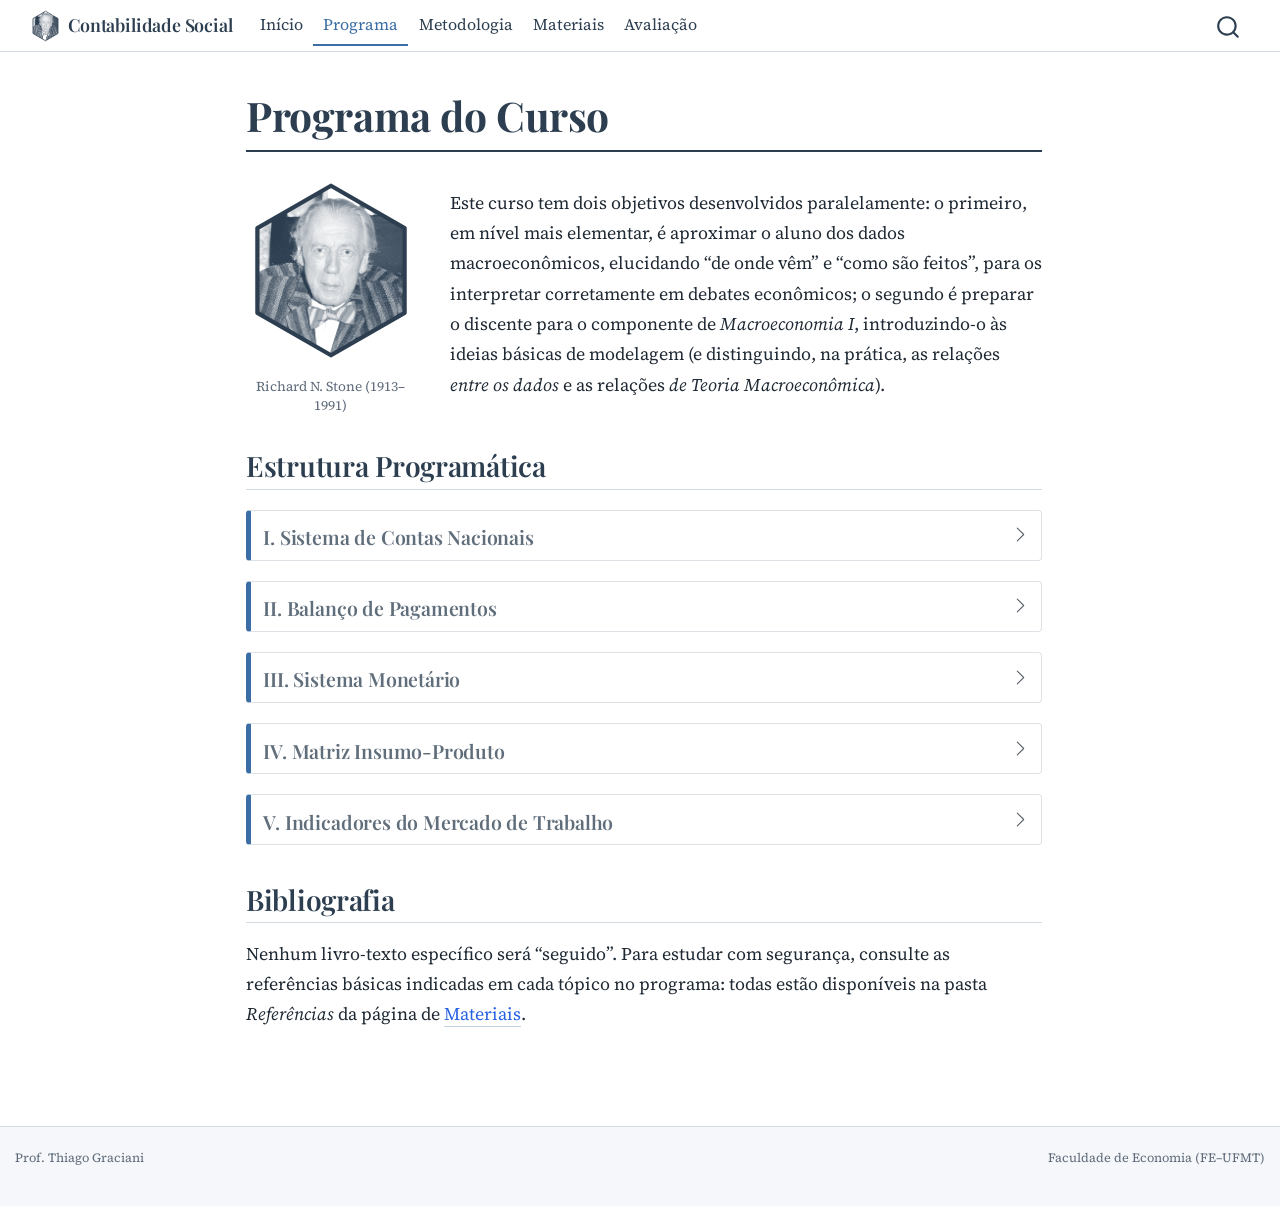
<file: programa.html>
<!DOCTYPE html>
<html xmlns="http://www.w3.org/1999/xhtml" lang="pt" xml:lang="pt"><head>

<meta charset="utf-8">
<meta name="generator" content="quarto-1.11.9">

<meta name="viewport" content="width=device-width, initial-scale=1.0, user-scalable=yes">


<title>Programa do Curso – Contabilidade Social</title>
<style>
/* Default styles provided by pandoc.
** See https://pandoc.org/MANUAL.html#variables-for-html for config info.
*/
span.smallcaps{font-variant: small-caps;}
div.columns{display: flex; gap: 1.5em;}
div.column{flex: auto;}
@media screen {
div.columns{gap: min(4vw, 1.5em);}
div.column{overflow-x: auto;}
}
div.hanging-indent{margin-left: 1.5em; text-indent: -1.5em;}
ul.task-list{list-style: none;}
ul.task-list li input[type="checkbox"] {
  width: 0.8em;
  margin: 0 0.8em 0.2em -1em; /* quarto-specific, see https://github.com/quarto-dev/quarto-cli/issues/4556 */ 
  vertical-align: middle;
}
</style>


<script src="site_libs/quarto-nav/quarto-nav.js"></script>
<script src="site_libs/clipboard/clipboard.min.js"></script>
<script src="site_libs/quarto-search/autocomplete.umd.js"></script>
<script src="site_libs/quarto-search/fuse.min.js"></script>
<script src="site_libs/quarto-search/quarto-search.js"></script>
<meta name="quarto:offset" content="./">
<script src="site_libs/quarto-html/quarto.js" type="module"></script>
<script src="site_libs/quarto-html/tabsets/tabsets.js" type="module"></script>
<script src="site_libs/quarto-html/scrollable-regions/scrollable-regions.js" type="module"></script>
<script src="site_libs/quarto-html/popper.min.js"></script>
<script src="site_libs/quarto-html/tippy.umd.min.js"></script>
<script src="site_libs/quarto-html/anchor.min.js"></script>
<link href="site_libs/quarto-html/tippy.css" rel="stylesheet">
<link href="site_libs/quarto-html/quarto-syntax-highlighting-63b5708e65d6cd79cd7618c58d0c21e7.css" rel="stylesheet" id="quarto-text-highlighting-styles">
<script src="site_libs/bootstrap/bootstrap.min.js"></script>
<link href="site_libs/bootstrap/bootstrap-icons.css" rel="stylesheet">
<link href="site_libs/bootstrap/bootstrap-8101c33678da046b758ad8b2799f3f1e.min.css" rel="stylesheet" append-hash="true" id="quarto-bootstrap" data-mode="light">
<script id="quarto-search-options" type="application/json">{
  "location": "navbar",
  "copy-button": false,
  "collapse-after": 3,
  "panel-placement": "end",
  "type": "overlay",
  "limit": 50,
  "keyboard-shortcut": [
    "f",
    "/",
    "s"
  ],
  "show-item-context": false,
  "language": {
    "search-no-results-text": "Nenhum resultado",
    "search-matching-documents-text": "documentos correspondentes",
    "search-copy-link-title": "Copiar link para a busca",
    "search-hide-matches-text": "Esconder correspondências adicionais",
    "search-more-match-text": "mais correspondência neste documento",
    "search-more-matches-text": "mais correspondências neste documento",
    "search-clear-button-title": "Limpar",
    "search-text-placeholder": "",
    "search-detached-cancel-button-title": "Cancelar",
    "search-submit-button-title": "Enviar",
    "search-label": "Procurar"
  }
}</script>
<style>html{ scroll-behavior: smooth; }</style>


</head>

<body class="nav-fixed fullcontent quarto-light"><a id="quarto-skip-link" class="visually-hidden-focusable" href="#quarto-document-content">Saltar para o conteúdo principal</a>

<div id="quarto-search-results"></div>
  <header id="quarto-header" class="headroom fixed-top">
    <nav class="navbar navbar-expand-lg " data-bs-theme="dark" aria-label="Sítio">
      <div class="navbar-container container-fluid">
      <div class="navbar-brand-container mx-auto">
    <a href="./index.html" class="navbar-brand navbar-brand-logo">
    <img src="./images/logo.svg" alt="Richard Stone" class="navbar-logo light-content">
    <img src="./images/logo.svg" alt="Richard Stone" class="navbar-logo dark-content">
    </a>
    <a class="navbar-brand" href="./index.html">
    <span class="navbar-title">Contabilidade Social</span>
    </a>
  </div>
          <button class="navbar-toggler" type="button" data-bs-toggle="collapse" data-bs-target="#navbarCollapse" aria-controls="navbarCollapse" aria-expanded="false" aria-label="Alternar de navegação" onclick="if (window.quartoToggleHeadroom) { window.quartoToggleHeadroom(); }">
  <span class="navbar-toggler-icon"></span>
</button>
          <div class="collapse navbar-collapse" id="navbarCollapse">
            <ul class="navbar-nav navbar-nav-scroll me-auto">
  <li class="nav-item">
    <a class="nav-link" href="./index.html"> 
<span class="menu-text">Início</span></a>
  </li>  
  <li class="nav-item">
    <a class="nav-link active" href="./programa.html" aria-current="page"> 
<span class="menu-text">Programa</span></a>
  </li>  
  <li class="nav-item">
    <a class="nav-link" href="./metodologia.html"> 
<span class="menu-text">Metodologia</span></a>
  </li>  
  <li class="nav-item">
    <a class="nav-link" href="./materiais.html"> 
<span class="menu-text">Materiais</span></a>
  </li>  
  <li class="nav-item">
    <a class="nav-link" href="./avaliacao.html"> 
<span class="menu-text">Avaliação</span></a>
  </li>  
</ul>
          </div> <!-- /navcollapse -->
            <div class="quarto-navbar-tools">
</div>
            <div id="quarto-search" class="" title="Procurar"></div>
      </div> <!-- /container-fluid -->
    </nav>
</header>
<!-- content -->
<div id="quarto-content" class="quarto-container page-columns page-rows-contents page-layout-article page-navbar">
<!-- sidebar -->
<!-- margin-sidebar -->
    
<!-- main -->
<main class="content" id="quarto-document-content" tabindex="-1">

<header id="title-block-header" class="quarto-title-block default">
<div class="quarto-title">
<h1 class="title">Programa do Curso</h1>
</div>



<div class="quarto-title-meta">

    
  
    
  </div>
  


</header>


<div class="objetivos">
<div class="objetivos-img">
<p><img src="images/logo.svg" class="img-fluid" alt="Retrato de Richard Stone"></p>
<div class="legenda">
<p>Richard N. Stone (1913–1991)</p>
</div>
</div>
<div class="objetivos-texto">
<p>Este curso tem dois objetivos desenvolvidos paralelamente: o primeiro, em nível mais elementar, é aproximar o aluno dos dados macroeconômicos, elucidando “de onde vêm” e “como são feitos”, para os interpretar corretamente em debates econômicos; o segundo é preparar o discente para o componente de <em>Macroeconomia I</em>, introduzindo-o às ideias básicas de modelagem (e distinguindo, na prática, as relações <em>entre os dados</em> e as relações <em>de Teoria Macroeconômica</em>).</p>
</div>
</div>
<section id="estrutura-programática" class="level2">
<h2 class="anchored" data-anchor-id="estrutura-programática">Estrutura Programática</h2>
<div class="callout callout-style-simple callout-note no-icon callout-titled">
<div class="callout-header d-flex align-content-center collapsed" data-bs-toggle="collapse" data-bs-target=".callout-1-contents" aria-controls="callout-1" aria-expanded="false" aria-label="Toggle callout">
<div class="callout-icon-container">
<i class="callout-icon no-icon"></i>
</div>
<div class="callout-title-container flex-fill">
<span class="screen-reader-only">Nota</span>I. Sistema de Contas Nacionais
</div>
<div class="callout-btn-toggle d-inline-block border-0 py-1 ps-1 pe-0 float-end"><i class="callout-toggle"></i></div>
</div>
<div id="callout-1" class="callout-1-contents callout-collapse collapse">
<div class="callout-body-container callout-body">
<div class="refs">
<div class="refs-col">
<p><span class="rotulo">Referências Básicas</span></p>
<ul>
<li>Paulani e Braga (2020) · Cap. 1, 3, 4 e 5</li>
<li>Feijó e Ramos (2017) · Cap. 1, 2, 3, 4 e 8.
<ul>
<li>Cobertura similar, mas mais técnica, à de Paulani e Braga (2020). Discute o SCT.</li>
</ul></li>
</ul>
</div>
<div class="refs-col">
<p><span class="rotulo">Referências Suplementares</span></p>
<ul>
<li>BCB (2016, 2018, 2025)</li>
<li>IBGE (2004, 2016, 2026)</li>
<li>United Nations (2009)</li>
</ul>
</div>
</div>
<p><span class="rotulo">Conteúdos</span></p>
<div class="ementa">
<p>Conceitos básicos da Contabilidade Social (agregado, identidade, fluxo e estoque); fluxo circular da renda; óticas do produto; identidade <em>versus</em> causalidade; introdução ao “modelo Keynesiano simples”; outros agregados do Sistema de Contas Nacionais; identidades contábeis fundamentais; contabilidade real <em>versus</em> nominal; deflator do produto; medidas derivadas do produto (PIB <em>per capita</em> e PIB PPC); aspectos práticos e limites da mensuração do produto; introdução às Contas Econômicas Integradas; Tabela de Recursos e Usos; Sistema de Contas Trimestrais; especificidades dos dados trimestrais e sazonalização; IBC-Br.</p>
</div>
</div>
</div>
</div>
<div class="callout callout-style-simple callout-note no-icon callout-titled">
<div class="callout-header d-flex align-content-center collapsed" data-bs-toggle="collapse" data-bs-target=".callout-2-contents" aria-controls="callout-2" aria-expanded="false" aria-label="Toggle callout">
<div class="callout-icon-container">
<i class="callout-icon no-icon"></i>
</div>
<div class="callout-title-container flex-fill">
<span class="screen-reader-only">Nota</span>II.&nbsp;Balanço de Pagamentos
</div>
<div class="callout-btn-toggle d-inline-block border-0 py-1 ps-1 pe-0 float-end"><i class="callout-toggle"></i></div>
</div>
<div id="callout-2" class="callout-2-contents callout-collapse collapse">
<div class="callout-body-container callout-body">
<div class="refs">
<div class="refs-col">
<p><span class="rotulo">Referências Násicas</span></p>
<ul>
<li>Paulani e Braga (2020) · Cap. 6</li>
<li>Feijó e Ramos (2017) · Cap. 5
<ul>
<li>Cobertura similar, mas mais técnica, à de Paulani e Braga (2020).</li>
</ul></li>
<li>Iudícibus (2011) · Cap. 3
<ul>
<li>Livro-texto de Contabilidade (aborda o Princípio das Partidas Dobradas formalmente).</li>
</ul></li>
</ul>
</div>
<div class="refs-col">
<p><span class="rotulo">Referências Suplementares</span></p>
<ul>
<li>IMF (2009)</li>
<li>Ministério da Economia (2020)</li>
<li>Schmitt-Grohé, Uribe e Woodford (2021) · Cap. 4</li>
<li>United Nations (2009)</li>
</ul>
</div>
</div>
<p><span class="rotulo">Conteúdos</span></p>
<div class="ementa">
<p>Definição e princípios fundamentais do Balanço de Pagamentos (residência econômica e partida dobrada); estrutura do Balanço de Pagamentos (Conta Corrente, Conta de Capital e Conta Financeira); covenção de sinais e definição dos saldos; registro prático de operações; relações contábeis e articulação com o Sistema de Contas Nacionais; implicações contábeis dos regimes cambiais na dinâmica de reservas; principais indicadores de vulnerabilidade; outras estatísticas do setor externo (fluxo cambial, termos de troca; índices de preço e quantum; índice de abertura comercial).</p>
</div>
</div>
</div>
</div>
<div class="callout callout-style-simple callout-note no-icon callout-titled">
<div class="callout-header d-flex align-content-center collapsed" data-bs-toggle="collapse" data-bs-target=".callout-3-contents" aria-controls="callout-3" aria-expanded="false" aria-label="Toggle callout">
<div class="callout-icon-container">
<i class="callout-icon no-icon"></i>
</div>
<div class="callout-title-container flex-fill">
<span class="screen-reader-only">Nota</span>III.&nbsp;Sistema Monetário
</div>
<div class="callout-btn-toggle d-inline-block border-0 py-1 ps-1 pe-0 float-end"><i class="callout-toggle"></i></div>
</div>
<div id="callout-3" class="callout-3-contents callout-collapse collapse">
<div class="callout-body-container callout-body">
<div class="refs">
<div class="refs-col">
<p><span class="rotulo">Referências Básicas</span></p>
<ul>
<li>Paulani e Braga (2020) · Cap. 7, 8 e 9</li>
<li>Feijó e Ramos (2017) · Cap. 6</li>
</ul>
</div>
<div class="refs-col">
<p><span class="rotulo">Referências Suplementares</span></p>
<ul>
<li></li>
</ul>
</div>
</div>
<p><span class="rotulo">Conteúdos</span></p>
<div class="ementa">
<p>Definição funcional da moeda; definições preliminares (sistema emissor e público); definição dos agregados monetários; introdução às contas monetárias (balancetes do Banco Central e dos bancos comerciais); criação e destruição de meios de pagamento; funções do Banco Central e instrumentos clássicos de controle monetário (compulsório, redesconto de liquidez e mercado aberto); ; operacionalização da política monetária (mercado de reservas, meta da taxa Selic e taxa Selic efetiva); modelo do multiplicador monetário; Teoria Quantitativa da Moeda.</p>
</div>
</div>
</div>
</div>
<div class="callout callout-style-simple callout-note no-icon callout-titled">
<div class="callout-header d-flex align-content-center collapsed" data-bs-toggle="collapse" data-bs-target=".callout-4-contents" aria-controls="callout-4" aria-expanded="false" aria-label="Toggle callout">
<div class="callout-icon-container">
<i class="callout-icon no-icon"></i>
</div>
<div class="callout-title-container flex-fill">
<span class="screen-reader-only">Nota</span>IV.&nbsp;Matriz Insumo-Produto
</div>
<div class="callout-btn-toggle d-inline-block border-0 py-1 ps-1 pe-0 float-end"><i class="callout-toggle"></i></div>
</div>
<div id="callout-4" class="callout-4-contents callout-collapse collapse">
<div class="callout-body-container callout-body">
<div class="refs">
<div class="refs-col">
<p><span class="rotulo">Referências Básicas</span></p>
<ul>
<li>Miller e Blair (2009), Cap. 1 e 2</li>
<li>Feijó e Ramos (2017), Cap. 9, 10 e 11</li>
</ul>
</div>
<div class="refs-col">
<p><span class="rotulo">Referências Suplementares</span></p>
<ul>
<li></li>
</ul>
</div>
</div>
<p><span class="rotulo">Conteúdos</span></p>
<div class="ementa">
<p>Definição e estrutura dos dados de insumo-produto; articulação com o sistema de contas nacionais; principais fontes de dados brasileiras e internacionais; notação e relações fundamentais do modelo de Leontief; matriz de coeficientes técnicos e matriz inversa de Leontief; exemplos numéricos de estática comparativa; invertibilidade e condições de Hawkins-Simon; aproximação por série de potências; modelo aberto <em>versus</em> fechado para as famílias; análise de multiplicadores; índices de ligação de Rasmussen-Hirschman; introdução à análise de insumo-produto ambiental.</p>
</div>
</div>
</div>
</div>
<div class="callout callout-style-simple callout-note no-icon callout-titled">
<div class="callout-header d-flex align-content-center collapsed" data-bs-toggle="collapse" data-bs-target=".callout-5-contents" aria-controls="callout-5" aria-expanded="false" aria-label="Toggle callout">
<div class="callout-icon-container">
<i class="callout-icon no-icon"></i>
</div>
<div class="callout-title-container flex-fill">
<span class="screen-reader-only">Nota</span>V.&nbsp;Indicadores do Mercado de Trabalho
</div>
<div class="callout-btn-toggle d-inline-block border-0 py-1 ps-1 pe-0 float-end"><i class="callout-toggle"></i></div>
</div>
<div id="callout-5" class="callout-5-contents callout-collapse collapse">
<div class="callout-body-container callout-body">
<div class="refs">
<div class="refs-col">
<p><span class="rotulo">Referências Básicas</span></p>
<ul>
<li></li>
</ul>
</div>
<div class="refs-col">
<p><span class="rotulo">Referências Suplementares</span></p>
<ul>
<li></li>
</ul>
</div>
</div>
<p><span class="rotulo">Conteúdos</span></p>
<div class="ementa">
<p>Conceitos fundamentais da força de trabalho (população em idade de trabalhar, força de trabalho, ocupação, desocupação e desalento); métricas analíticas do mercado de trabalho (taxa de participação, taxa de desocupação e taxa composta de subutilização); pesquisa amostral contínua versus registro administrativo (PNAD Contínua <em>versus</em> Novo CAGED); indicadores de rendimento e custo do trabalho (rendimento médio real habitual <em>versus</em> efetivo e massa de rendimento real); modelagem da demanda e da oferta de trabalho; introdução à taxa natural de desemprego; introdução a indicadores sintéticos de bem-estar social.</p>
</div>
</div>
</div>
</div>
</section>
<section id="bibliografia" class="level2">
<h2 class="anchored" data-anchor-id="bibliografia">Bibliografia</h2>
<p>Nenhum livro-texto específico será “seguido”. Para estudar com segurança, consulte as referências básicas indicadas em cada tópico no programa: todas estão disponíveis na pasta <em>Referências</em> da página de <a href="./materiais.html">Materiais</a>.</p>


</section>

</main> <!-- /main -->
<script id="quarto-html-after-body" type="application/javascript">
  window.document.addEventListener("DOMContentLoaded", function (event) {
    const icon = "";
    const anchorJS = new window.AnchorJS();
    anchorJS.options = {
      placement: 'right',
      icon: icon
    };
    anchorJS.add('.anchored');
    const isCodeAnnotation = (el) => {
      for (const clz of el.classList) {
        if (clz.startsWith('code-annotation-')) {                     
          return true;
        }
      }
      return false;
    }
    const onCopySuccess = function(e) {
      // button target
      const button = e.trigger;
      // don't keep focus
      button.blur();
      // flash "checked"
      button.classList.add('code-copy-button-checked');
      var currentTitle = button.getAttribute("title");
      button.setAttribute("title", "Copiada");
      let tooltip;
      if (window.bootstrap) {
        button.setAttribute("data-bs-toggle", "tooltip");
        button.setAttribute("data-bs-placement", "left");
        button.setAttribute("data-bs-title", "Copiada");
        tooltip = new bootstrap.Tooltip(button, 
          { trigger: "manual", 
            customClass: "code-copy-button-tooltip",
            offset: [0, -8]});
        tooltip.show();    
      }
      setTimeout(function() {
        if (tooltip) {
          tooltip.hide();
          button.removeAttribute("data-bs-title");
          button.removeAttribute("data-bs-toggle");
          button.removeAttribute("data-bs-placement");
        }
        button.setAttribute("title", currentTitle);
        button.classList.remove('code-copy-button-checked');
      }, 1000);
      // clear code selection
      e.clearSelection();
    }
    const getTextToCopy = function(trigger) {
      const outerScaffold = trigger.parentElement.cloneNode(true);
      const codeEl = outerScaffold.querySelector('code');
      for (const childEl of codeEl.children) {
        if (isCodeAnnotation(childEl)) {
          childEl.remove();
        }
      }
      return codeEl.innerText;
    }
    const clipboard = new window.ClipboardJS('.code-copy-button:not([data-in-quarto-modal])', {
      text: getTextToCopy
    });
    clipboard.on('success', onCopySuccess);
    if (window.document.getElementById('quarto-embedded-source-code-modal')) {
      const clipboardModal = new window.ClipboardJS('.code-copy-button[data-in-quarto-modal]', {
        text: getTextToCopy,
        container: window.document.getElementById('quarto-embedded-source-code-modal')
      });
      clipboardModal.on('success', onCopySuccess);
    }
      var localhostRegex = new RegExp(/^(?:http|https):\/\/localhost\:?[0-9]*\//);
      var mailtoRegex = new RegExp(/^mailto:/);
        var filterRegex = new RegExp("https:\/\/tgraciani\.github\.io\/contabilidade-social\/");
      var isInternal = (href) => {
          return filterRegex.test(href) || localhostRegex.test(href) || mailtoRegex.test(href);
      }
      // Inspect non-navigation links and adorn them if external
      window.quartoDecorateExternalLinks = function (root) {
     var links = (root || window.document).querySelectorAll('a[href]:not(.nav-link):not(.navbar-brand):not(.toc-action):not(.sidebar-link):not(.sidebar-item-toggle):not(.pagination-link):not(.no-external):not([aria-hidden]):not(.dropdown-item):not(.quarto-navigation-tool):not(.about-link)');
      for (var i=0; i<links.length; i++) {
        const link = links[i];
        if (!isInternal(link.href)) {
          // undo the damage that might have been done by quarto-nav.js in the case of
          // links that we want to consider external
          if (link.dataset.originalHref !== undefined) {
            link.href = link.dataset.originalHref;
          }
          if (!link.classList.contains('no-external-icon')) {
          }
        }
      }
      };
      window.quartoDecorateExternalLinks(window.document);
    // Esc closes the popup (WCAG 1.4.13) and focus leaving both trigger and
    // popup closes it (WCAG 2.4.11); tippy handles neither for interactive popups.
    const hideOnEscAndFocusOut = {
      name: 'hideOnEscAndFocusOut',
      defaultValue: true,
      fn(instance) {
        const dismiss = () => {
          // A show scheduled by the trigger delay would otherwise reopen it
          instance.clearDelayTimeouts();
          instance.hide();
        };
        const onKeyDown = (event) => {
          if (event.key !== 'Escape') {
            return;
          }
          // Keep Esc from also reaching page handlers (e.g. reveal.js overview),
          // except an open reveal.js slide menu, which Esc should close too.
          // The menu handles keys only when its keyboard option is on.
          const menuHandlesEsc = window.Reveal?.getPlugin?.('menu')?.isOpen() &&
            window.Reveal.getConfig().menu?.keyboard !== false;
          if (!menuHandlesEsc) {
            event.stopPropagation();
          }
          if (instance.popper.contains(window.document.activeElement)) {
            // Disabled while refocusing so the focus trigger does not reopen it
            instance.disable();
            instance.reference.focus();
            instance.enable();
          }
          dismiss();
        };
        const onFocusOut = (event) => {
          const target = event.relatedTarget;
          if (target && !instance.reference.contains(target) &&
              !instance.popper.contains(target)) {
            dismiss();
          }
        };
        // On the trigger too: a click trigger (code-annotations: select) has no
        // blur handling. Attached for the instance's lifetime so leaving the
        // trigger also cancels a show still pending on the trigger delay.
        instance.reference.addEventListener('focusout', onFocusOut);
        return {
          onShow() {
            window.document.addEventListener('keydown', onKeyDown, true);
            instance.popper.addEventListener('focusout', onFocusOut);
          },
          onHide() {
            window.document.removeEventListener('keydown', onKeyDown, true);
            instance.popper.removeEventListener('focusout', onFocusOut);
          },
          onDestroy() {
            instance.reference.removeEventListener('focusout', onFocusOut);
          },
        };
      },
    };
    function tippyHover(el, contentFn, onTriggerFn, onUntriggerFn) {
      const config = {
        allowHTML: true,
        maxWidth: 500,
        delay: 100,
        arrow: false,
        appendTo: function(el) {
            return el.parentElement;
        },
        interactive: true,
        interactiveBorder: 10,
        theme: 'quarto',
        placement: 'bottom-start',
        plugins: [hideOnEscAndFocusOut],
      };
      if (contentFn) {
        config.content = contentFn;
      }
      if (onTriggerFn) {
        config.onTrigger = onTriggerFn;
      }
      if (onUntriggerFn) {
        config.onUntrigger = onUntriggerFn;
      }
      window.tippy(el, config); 
    }
    const noterefs = window.document.querySelectorAll('a[role="doc-noteref"]');
    for (var i=0; i<noterefs.length; i++) {
      const ref = noterefs[i];
      tippyHover(ref, function() {
        // use id or data attribute instead here
        let href = ref.getAttribute('data-footnote-href') || ref.getAttribute('href');
        try { href = new URL(href).hash; } catch {}
        const id = href.replace(/^#\/?/, "");
        const note = window.document.getElementById(id);
        if (note) {
          return note.innerHTML;
        } else {
          return "";
        }
      });
    }
    const xrefs = window.document.querySelectorAll('a.quarto-xref');
    const processXRef = (id, note) => {
      // Strip column container classes
      const stripColumnClz = (el) => {
        el.classList.remove("page-full", "page-columns");
        if (el.children) {
          for (const child of el.children) {
            stripColumnClz(child);
          }
        }
      }
      stripColumnClz(note)
      if (id === null || id.startsWith('sec-')) {
        // Special case sections, only their first couple elements
        const container = document.createElement("div");
        if (note.children && note.children.length > 2) {
          container.appendChild(note.children[0].cloneNode(true));
          for (let i = 1; i < note.children.length; i++) {
            const child = note.children[i];
            if (child.tagName === "P" && child.innerText === "") {
              continue;
            } else {
              container.appendChild(child.cloneNode(true));
              break;
            }
          }
          if (window.Quarto?.typesetMath) {
            window.Quarto.typesetMath(container);
          }
          return container.innerHTML
        } else {
          if (window.Quarto?.typesetMath) {
            window.Quarto.typesetMath(note);
          }
          return note.innerHTML;
        }
      } else {
        // Remove any anchor links if they are present
        const anchorLink = note.querySelector('a.anchorjs-link');
        if (anchorLink) {
          anchorLink.remove();
        }
        if (window.Quarto?.typesetMath) {
          window.Quarto.typesetMath(note);
        }
        if (note.classList.contains("callout")) {
          return note.outerHTML;
        } else {
          return note.innerHTML;
        }
      }
    }
    for (var i=0; i<xrefs.length; i++) {
      const xref = xrefs[i];
      tippyHover(xref, undefined, function(instance) {
        instance.disable();
        let url = xref.getAttribute('href');
        let hash = undefined; 
        if (url.startsWith('#')) {
          hash = url;
        } else {
          try { hash = new URL(url).hash; } catch {}
        }
        if (hash) {
          const id = hash.replace(/^#\/?/, "");
          const note = window.document.getElementById(id);
          if (note !== null) {
            try {
              const html = processXRef(id, note.cloneNode(true));
              instance.setContent(html);
            } finally {
              instance.enable();
              instance.show();
            }
          } else {
            // See if we can fetch this
            fetch(url.split('#')[0])
            .then(res => res.text())
            .then(html => {
              const parser = new DOMParser();
              const htmlDoc = parser.parseFromString(html, "text/html");
              const note = htmlDoc.getElementById(id);
              if (note !== null) {
                const html = processXRef(id, note);
                instance.setContent(html);
              } 
            }).finally(() => {
              instance.enable();
              instance.show();
            });
          }
        } else {
          // See if we can fetch a full url (with no hash to target)
          // This is a special case and we should probably do some content thinning / targeting
          fetch(url)
          .then(res => res.text())
          .then(html => {
            const parser = new DOMParser();
            const htmlDoc = parser.parseFromString(html, "text/html");
            const note = htmlDoc.querySelector('main.content');
            if (note !== null) {
              // This should only happen for chapter cross references
              // (since there is no id in the URL)
              // remove the first header
              if (note.children.length > 0 && note.children[0].tagName === "HEADER") {
                note.children[0].remove();
              }
              const html = processXRef(null, note);
              instance.setContent(html);
            } 
          }).finally(() => {
            instance.enable();
            instance.show();
          });
        }
      }, function(instance) {
      });
    }
        let selectedAnnoteEl;
        const selectorForAnnotation = ( cell, annotation) => {
          let cellAttr = 'data-code-cell="' + cell + '"';
          let lineAttr = 'data-code-annotation="' +  annotation + '"';
          const selector = 'span[' + cellAttr + '][' + lineAttr + ']';
          return selector;
        }
        const selectCodeLines = (annoteEl) => {
          const doc = window.document;
          const targetCell = annoteEl.getAttribute("data-target-cell");
          const targetAnnotation = annoteEl.getAttribute("data-target-annotation");
          const annoteSpan = window.document.querySelector(selectorForAnnotation(targetCell, targetAnnotation));
          const lines = annoteSpan.getAttribute("data-code-lines").split(",");
          const lineIds = lines.map((line) => {
            return targetCell + "-" + line;
          })
          // Each band is positioned against its own containing block, which is
          // not the offsetParent of the lines, so place it from client rects.
          const placeBand = (band, firstEl, lastEl, codeBlock) => {
            const container = band.offsetParent;
            if (container === null) {
              return;
            }
            const containerRect = container.getBoundingClientRect();
            // Reveal.js scales slides with a transform, so convert client
            // pixels back to the CSS pixels of the container.
            const scale = containerRect.height / container.offsetHeight || 1;
            const firstRect = firstEl.getBoundingClientRect();
            const lastRect = lastEl.getBoundingClientRect();
            const top = (firstRect.top - containerRect.top) / scale - container.clientTop + container.scrollTop;
            const height = (lastRect.bottom - firstRect.top) / scale;
            band.style.top = top - 2 + "px";
            band.style.height = height + 4 + "px";
            if (codeBlock) {
              // Without the copy button wrapper, the containing block is wider
              // than the code block, so span the code block explicitly.
              const blockRect = codeBlock.getBoundingClientRect();
              band.style.left = (blockRect.left - containerRect.left) / scale - container.clientLeft + container.scrollLeft + "px";
              band.style.width = blockRect.width / scale + "px";
            }
          };
          if (lineIds.length > 0) {
            const el = window.document.getElementById(lineIds[0]);
            const lastEl = window.document.getElementById(lineIds[lineIds.length - 1]);
            const parent = el.parentElement.parentElement;
            // cook up a div (if necessary) and position it
            let div = window.document.getElementById("code-annotation-line-highlight");
            if (div === null) {
              div = window.document.createElement("div");
              div.setAttribute("id", "code-annotation-line-highlight");
              div.style.position = 'absolute';
              parent.appendChild(div);
            }
            placeBand(div, el, lastEl, parent.closest("div.sourceCode") || parent);
            let gutterDiv = window.document.getElementById("code-annotation-line-highlight-gutter");
            if (gutterDiv === null) {
              gutterDiv = window.document.createElement("div");
              gutterDiv.setAttribute("id", "code-annotation-line-highlight-gutter");
              gutterDiv.style.position = 'absolute';
              const codeCell = window.document.getElementById(targetCell);
              const gutter = codeCell.querySelector('.code-annotation-gutter');
              gutter.appendChild(gutterDiv);
            }
            placeBand(gutterDiv, el, lastEl);
            selectedAnnoteEl = annoteEl;
          }
        };
        const unselectCodeLines = () => {
          const elementsIds = ["code-annotation-line-highlight", "code-annotation-line-highlight-gutter"];
          elementsIds.forEach((elId) => {
            const div = window.document.getElementById(elId);
            if (div) {
              div.remove();
            }
          });
          selectedAnnoteEl = undefined;
        };
          // Handle positioning of the toggle
      window.addEventListener(
        "resize",
        throttle(() => {
          elRect = undefined;
          if (selectedAnnoteEl) {
            selectCodeLines(selectedAnnoteEl);
          }
        }, 10)
      );
      function throttle(fn, ms) {
      let throttle = false;
      let timer;
        return (...args) => {
          if(!throttle) { // first call gets through
              fn.apply(this, args);
              throttle = true;
          } else { // all the others get throttled
              if(timer) clearTimeout(timer); // cancel #2
              timer = setTimeout(() => {
                fn.apply(this, args);
                timer = throttle = false;
              }, ms);
          }
        };
      }
        // Attach click handler to the DT
        const annoteDls = window.document.querySelectorAll('dt[data-target-cell]');
        for (const annoteDlNode of annoteDls) {
          annoteDlNode.addEventListener('click', (event) => {
            const clickedEl = event.target;
            if (clickedEl !== selectedAnnoteEl) {
              unselectCodeLines();
              const activeEl = window.document.querySelector('dt[data-target-cell].code-annotation-active');
              if (activeEl) {
                activeEl.classList.remove('code-annotation-active');
              }
              selectCodeLines(clickedEl);
              clickedEl.classList.add('code-annotation-active');
            } else {
              // Unselect the line
              unselectCodeLines();
              clickedEl.classList.remove('code-annotation-active');
            }
          });
        }
    const findCites = (el) => {
      const parentEl = el.parentElement;
      if (parentEl) {
        const cites = parentEl.dataset.cites;
        if (cites) {
          return {
            el,
            cites: cites.split(' ')
          };
        } else {
          return findCites(el.parentElement)
        }
      } else {
        return undefined;
      }
    };
    var bibliorefs = window.document.querySelectorAll('a[role="doc-biblioref"]');
    for (var i=0; i<bibliorefs.length; i++) {
      const ref = bibliorefs[i];
      const citeInfo = findCites(ref);
      if (citeInfo) {
        tippyHover(citeInfo.el, function() {
          var popup = window.document.createElement('div');
          citeInfo.cites.forEach(function(cite) {
            var citeDiv = window.document.createElement('div');
            citeDiv.classList.add('hanging-indent');
            citeDiv.classList.add('csl-entry');
            var biblioDiv = window.document.getElementById('ref-' + cite);
            if (biblioDiv) {
              citeDiv.innerHTML = biblioDiv.innerHTML;
            }
            popup.appendChild(citeDiv);
          });
          return popup.innerHTML;
        });
      }
    }
  });
  </script>
  <script type="application/javascript">
  window.quartoScrollableRegionsLabels = {"code":"Código deslocável","output":"Saída deslocável"};
  </script>
</div> <!-- /content -->
<footer class="footer">
  <div class="nav-footer">
    <div class="nav-footer-left">
<p>Prof.&nbsp;Thiago Graciani</p>
</div>   
    <div class="nav-footer-center">
      &nbsp;
    </div>
    <div class="nav-footer-right">
<p>Faculdade de Economia (FE–UFMT)</p>
</div>
  </div>
</footer>




<script src="site_libs/quarto-html/zenscroll-min.js"></script>
</body></html>
</file>
<file: site_libs/quarto-html/tippy.css>
.tippy-box[data-animation=fade][data-state=hidden]{opacity:0}[data-tippy-root]{max-width:calc(100vw - 10px)}.tippy-box{position:relative;background-color:#333;color:#fff;border-radius:4px;font-size:14px;line-height:1.4;white-space:normal;outline:0;transition-property:transform,visibility,opacity}.tippy-box[data-placement^=top]>.tippy-arrow{bottom:0}.tippy-box[data-placement^=top]>.tippy-arrow:before{bottom:-7px;left:0;border-width:8px 8px 0;border-top-color:initial;transform-origin:center top}.tippy-box[data-placement^=bottom]>.tippy-arrow{top:0}.tippy-box[data-placement^=bottom]>.tippy-arrow:before{top:-7px;left:0;border-width:0 8px 8px;border-bottom-color:initial;transform-origin:center bottom}.tippy-box[data-placement^=left]>.tippy-arrow{right:0}.tippy-box[data-placement^=left]>.tippy-arrow:before{border-width:8px 0 8px 8px;border-left-color:initial;right:-7px;transform-origin:center left}.tippy-box[data-placement^=right]>.tippy-arrow{left:0}.tippy-box[data-placement^=right]>.tippy-arrow:before{left:-7px;border-width:8px 8px 8px 0;border-right-color:initial;transform-origin:center right}.tippy-box[data-inertia][data-state=visible]{transition-timing-function:cubic-bezier(.54,1.5,.38,1.11)}.tippy-arrow{width:16px;height:16px;color:#333}.tippy-arrow:before{content:"";position:absolute;border-color:transparent;border-style:solid}.tippy-content{position:relative;padding:5px 9px;z-index:1}
</file>
<file: site_libs/quarto-html/quarto-syntax-highlighting-63b5708e65d6cd79cd7618c58d0c21e7.css>
/* quarto syntax highlight colors */
:root {
  --quarto-hl-ot-color: #003B4F;
  --quarto-hl-at-color: #657422;
  --quarto-hl-ss-color: #20794D;
  --quarto-hl-an-color: #5E5E5E;
  --quarto-hl-fu-color: #4758AB;
  --quarto-hl-st-color: #20794D;
  --quarto-hl-cf-color: #003B4F;
  --quarto-hl-op-color: #5E5E5E;
  --quarto-hl-er-color: #AD0000;
  --quarto-hl-bn-color: #AD0000;
  --quarto-hl-al-color: #AD0000;
  --quarto-hl-va-color: #111111;
  --quarto-hl-bu-color: inherit;
  --quarto-hl-ex-color: inherit;
  --quarto-hl-pp-color: #AD0000;
  --quarto-hl-in-color: #5E5E5E;
  --quarto-hl-vs-color: #20794D;
  --quarto-hl-wa-color: #5E5E5E;
  --quarto-hl-do-color: #5E5E5E;
  --quarto-hl-im-color: #00769E;
  --quarto-hl-ch-color: #20794D;
  --quarto-hl-dt-color: #AD0000;
  --quarto-hl-fl-color: #AD0000;
  --quarto-hl-co-color: #5E5E5E;
  --quarto-hl-cv-color: #5E5E5E;
  --quarto-hl-cn-color: #8f5902;
  --quarto-hl-sc-color: #5E5E5E;
  --quarto-hl-dv-color: #AD0000;
  --quarto-hl-kw-color: #003B4F;
}

/* other quarto variables */
:root {
  --quarto-font-monospace: SFMono-Regular, Menlo, Monaco, Consolas, "Liberation Mono", "Courier New", monospace;
}

/* syntax highlight based on Pandoc's rules */
pre > code.sourceCode > span {
  color: #003B4F;
}

code.sourceCode > span {
  color: #003B4F;
}

div.sourceCode,
div.sourceCode pre.sourceCode {
  color: #003B4F;
}

/* Normal */
code span {
  color: #003B4F;
}

/* Alert */
code span.al {
  color: #AD0000;
  font-style: inherit;
}

/* Annotation */
code span.an {
  color: #5E5E5E;
  font-style: inherit;
}

/* Attribute */
code span.at {
  color: #657422;
  font-style: inherit;
}

/* BaseN */
code span.bn {
  color: #AD0000;
  font-style: inherit;
}

/* BuiltIn */
code span.bu {
  font-style: inherit;
}

/* ControlFlow */
code span.cf {
  color: #003B4F;
  font-weight: bold;
  font-style: inherit;
}

/* Char */
code span.ch {
  color: #20794D;
  font-style: inherit;
}

/* Constant */
code span.cn {
  color: #8f5902;
  font-style: inherit;
}

/* Comment */
code span.co {
  color: #5E5E5E;
  font-style: inherit;
}

/* CommentVar */
code span.cv {
  color: #5E5E5E;
  font-style: italic;
}

/* Documentation */
code span.do {
  color: #5E5E5E;
  font-style: italic;
}

/* DataType */
code span.dt {
  color: #AD0000;
  font-style: inherit;
}

/* DecVal */
code span.dv {
  color: #AD0000;
  font-style: inherit;
}

/* Error */
code span.er {
  color: #AD0000;
  font-style: inherit;
}

/* Extension */
code span.ex {
  font-style: inherit;
}

/* Float */
code span.fl {
  color: #AD0000;
  font-style: inherit;
}

/* Function */
code span.fu {
  color: #4758AB;
  font-style: inherit;
}

/* Import */
code span.im {
  color: #00769E;
  font-style: inherit;
}

/* Information */
code span.in {
  color: #5E5E5E;
  font-style: inherit;
}

/* Keyword */
code span.kw {
  color: #003B4F;
  font-weight: bold;
  font-style: inherit;
}

/* Operator */
code span.op {
  color: #5E5E5E;
  font-style: inherit;
}

/* Other */
code span.ot {
  color: #003B4F;
  font-style: inherit;
}

/* Preprocessor */
code span.pp {
  color: #AD0000;
  font-style: inherit;
}

/* SpecialChar */
code span.sc {
  color: #5E5E5E;
  font-style: inherit;
}

/* SpecialString */
code span.ss {
  color: #20794D;
  font-style: inherit;
}

/* String */
code span.st {
  color: #20794D;
  font-style: inherit;
}

/* Variable */
code span.va {
  color: #111111;
  font-style: inherit;
}

/* VerbatimString */
code span.vs {
  color: #20794D;
  font-style: inherit;
}

/* Warning */
code span.wa {
  color: #5E5E5E;
  font-style: italic;
}

.prevent-inlining {
  content: "</";
}

/*# sourceMappingURL=054cc16b9e9817627be6994582d2ffb5.css.map */
</file>
